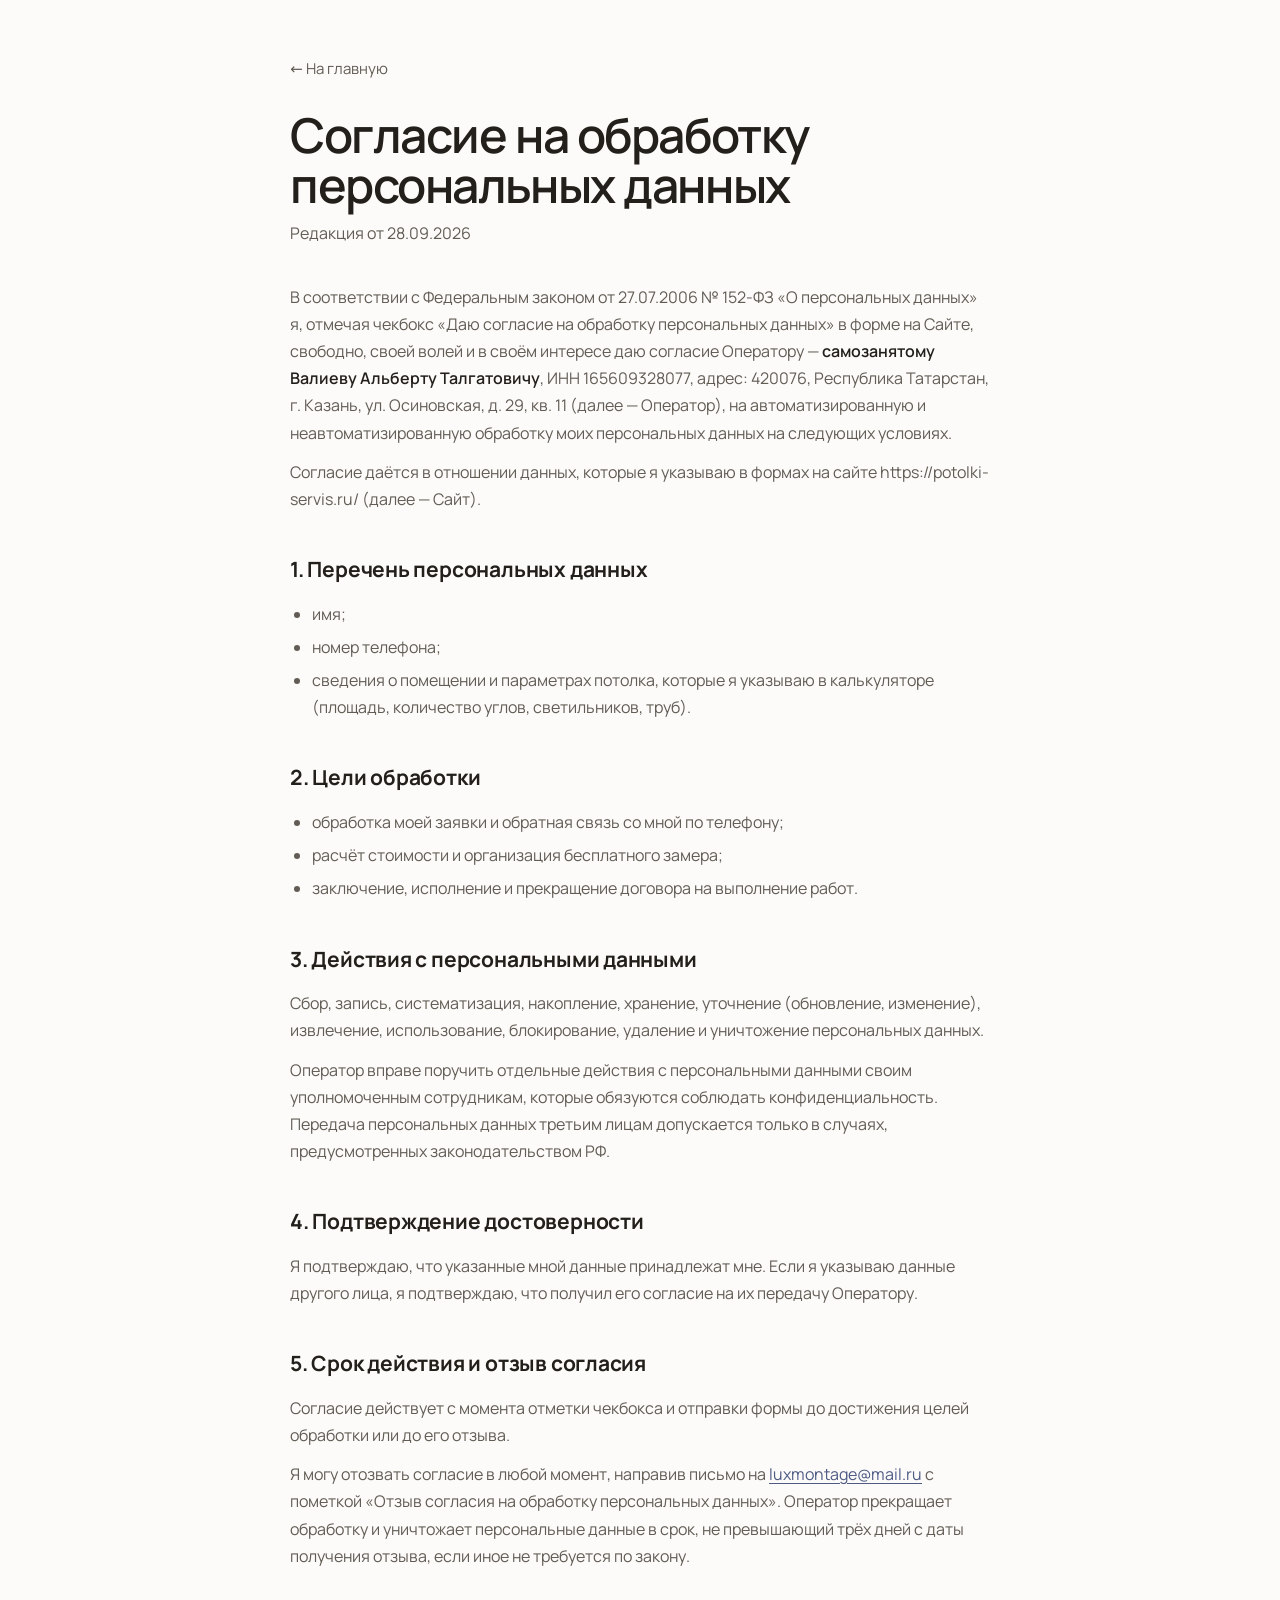
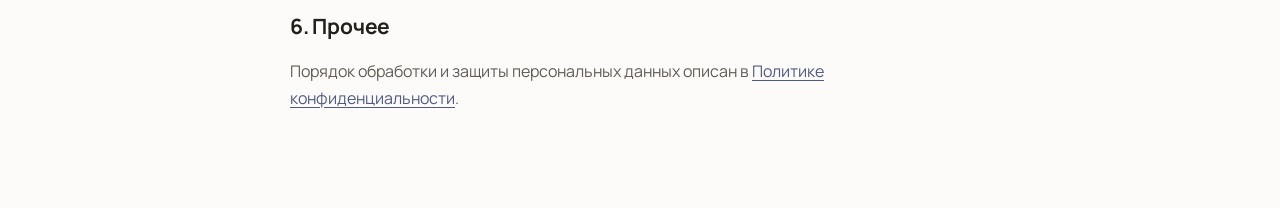
<file: html/agreement.html>
<!DOCTYPE html>
<html lang="ru">
<head>
  <meta charset="UTF-8">
  <meta name="viewport" content="width=device-width, initial-scale=1">
  <title>Согласие на обработку персональных данных — Люкс Монтаж</title>
  <meta name="robots" content="noindex">
  <meta name="theme-color" content="#F7F6F3">
  <link rel="icon" href="../img/logo-mark.svg" type="image/svg+xml">
  <link rel="preload" href="../fonts/manrope-cyrillic.woff2" as="font" type="font/woff2" crossorigin>
  <link rel="preload" href="../fonts/manrope-latin.woff2" as="font" type="font/woff2" crossorigin>
  <link rel="stylesheet" href="../fonts/fonts.css?v=4">
  <link rel="stylesheet" href="../css/style.css?v=103">
  <link rel="stylesheet" href="doc.css?v=1">
</head>
<body>
  <main class="container doc">
    <a class="doc__back" href="../index.html">← На главную</a>
    <h1 class="h2">Согласие на обработку персональных данных</h1>
    <p class="doc__meta">Редакция от 28.09.2026</p>

    <p>В соответствии с Федеральным законом от 27.07.2006 № 152-ФЗ «О персональных данных» я, отмечая чекбокс «Даю согласие на обработку персональных данных» в форме на Сайте, свободно, своей волей и в своём интересе даю согласие Оператору — <b>самозанятому Валиеву Альберту Талгатовичу</b>, ИНН 165609328077, адрес: 420076, Республика Татарстан, г. Казань, ул. Осиновская, д. 29, кв. 11 (далее — Оператор), на автоматизированную и неавтоматизированную обработку моих персональных данных на следующих условиях.</p>

    <p>Согласие даётся в отношении данных, которые я указываю в формах на сайте https://potolki-servis.ru/ (далее — Сайт).</p>

    <h2>1. Перечень персональных данных</h2>
    <ul>
      <li>имя;</li>
      <li>номер телефона;</li>
      <li>сведения о помещении и параметрах потолка, которые я указываю в калькуляторе (площадь, количество углов, светильников, труб).</li>
    </ul>

    <h2>2. Цели обработки</h2>
    <ul>
      <li>обработка моей заявки и обратная связь со мной по телефону;</li>
      <li>расчёт стоимости и организация бесплатного замера;</li>
      <li>заключение, исполнение и прекращение договора на выполнение работ.</li>
    </ul>

    <h2>3. Действия с персональными данными</h2>
    <p>Сбор, запись, систематизация, накопление, хранение, уточнение (обновление, изменение), извлечение, использование, блокирование, удаление и уничтожение персональных данных.</p>
    <p>Оператор вправе поручить отдельные действия с персональными данными своим уполномоченным сотрудникам, которые обязуются соблюдать конфиденциальность. Передача персональных данных третьим лицам допускается только в случаях, предусмотренных законодательством РФ.</p>

    <h2>4. Подтверждение достоверности</h2>
    <p>Я подтверждаю, что указанные мной данные принадлежат мне. Если я указываю данные другого лица, я подтверждаю, что получил его согласие на их передачу Оператору.</p>

    <h2>5. Срок действия и отзыв согласия</h2>
    <p>Согласие действует с момента отметки чекбокса и отправки формы до достижения целей обработки или до его отзыва.</p>
    <p>Я могу отозвать согласие в любой момент, направив письмо на <a href="mailto:luxmontage@mail.ru">luxmontage@mail.ru</a> с пометкой «Отзыв согласия на обработку персональных данных». Оператор прекращает обработку и уничтожает персональные данные в срок, не превышающий трёх дней с даты получения отзыва, если иное не требуется по закону.</p>

    <h2>6. Прочее</h2>
    <p>Порядок обработки и защиты персональных данных описан в <a href="privacy.html">Политике конфиденциальности</a>.</p>
  </main>
</body>
</html>
</file>
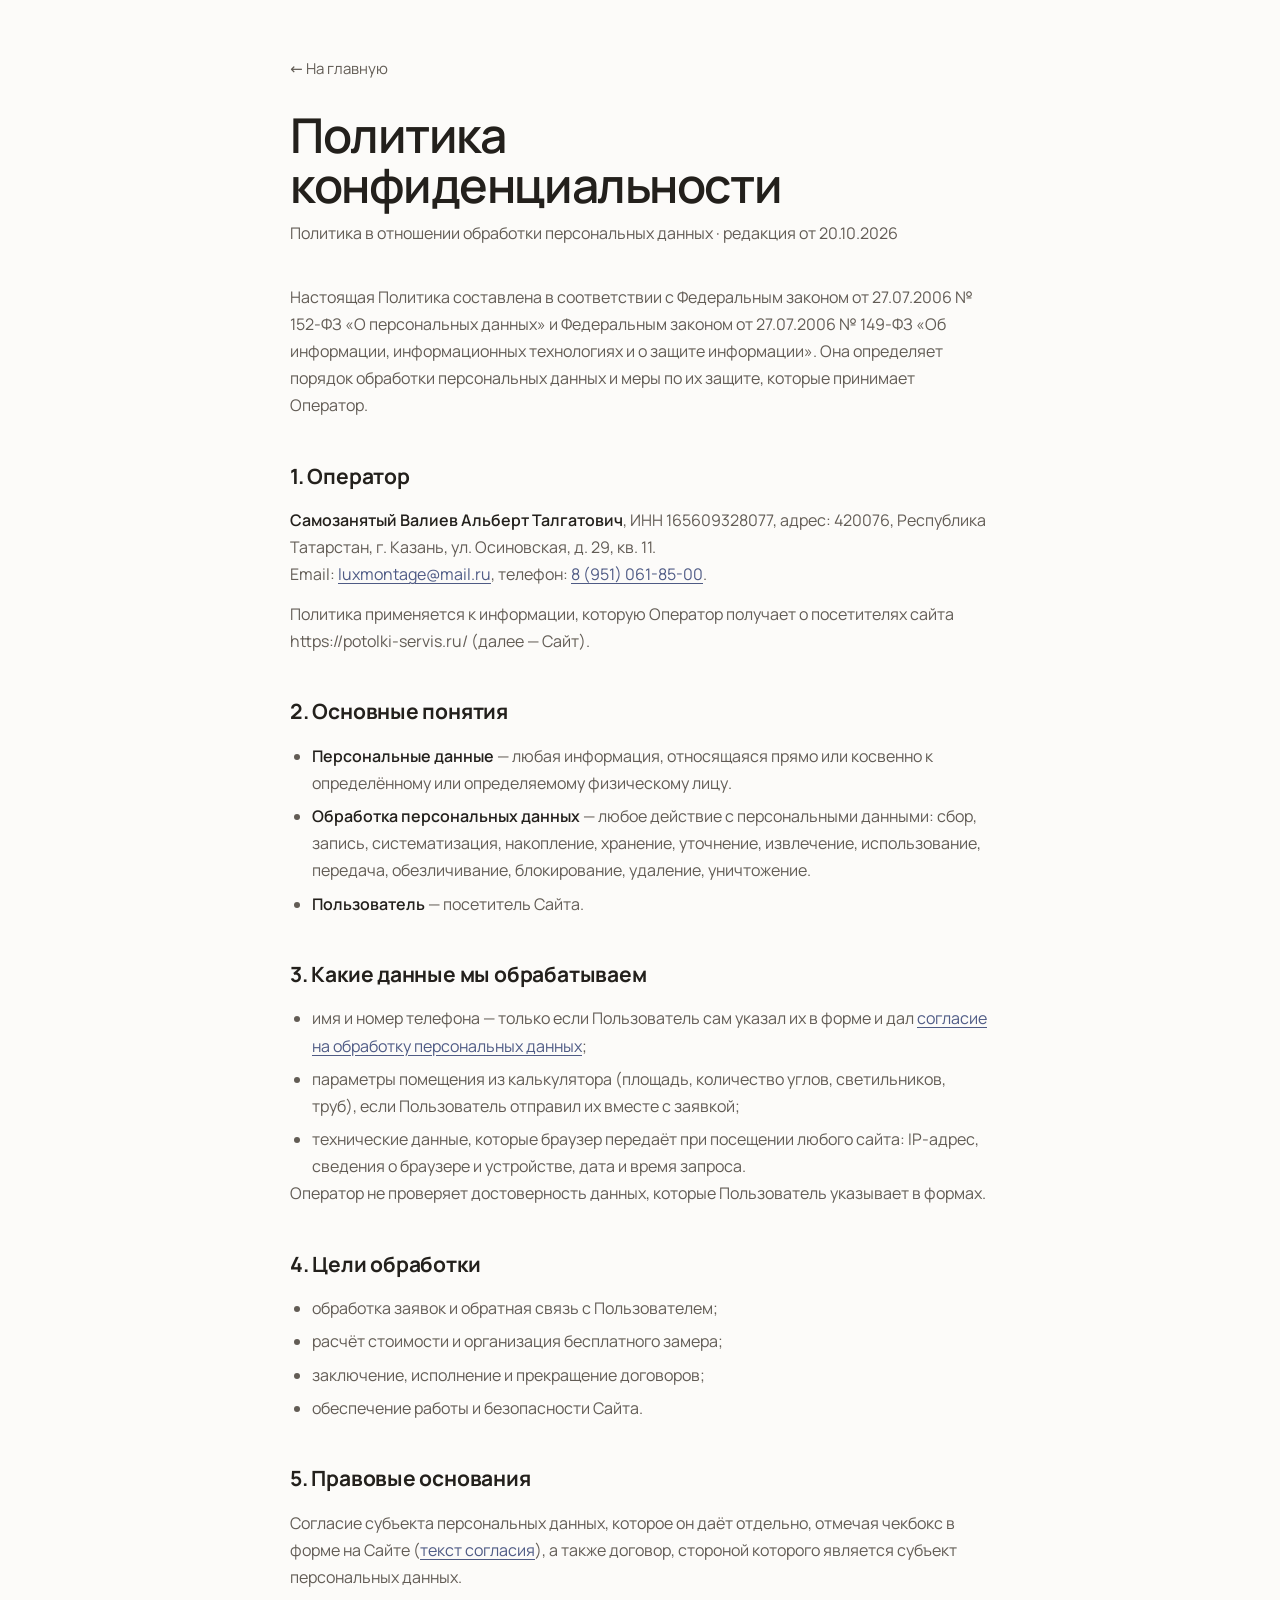
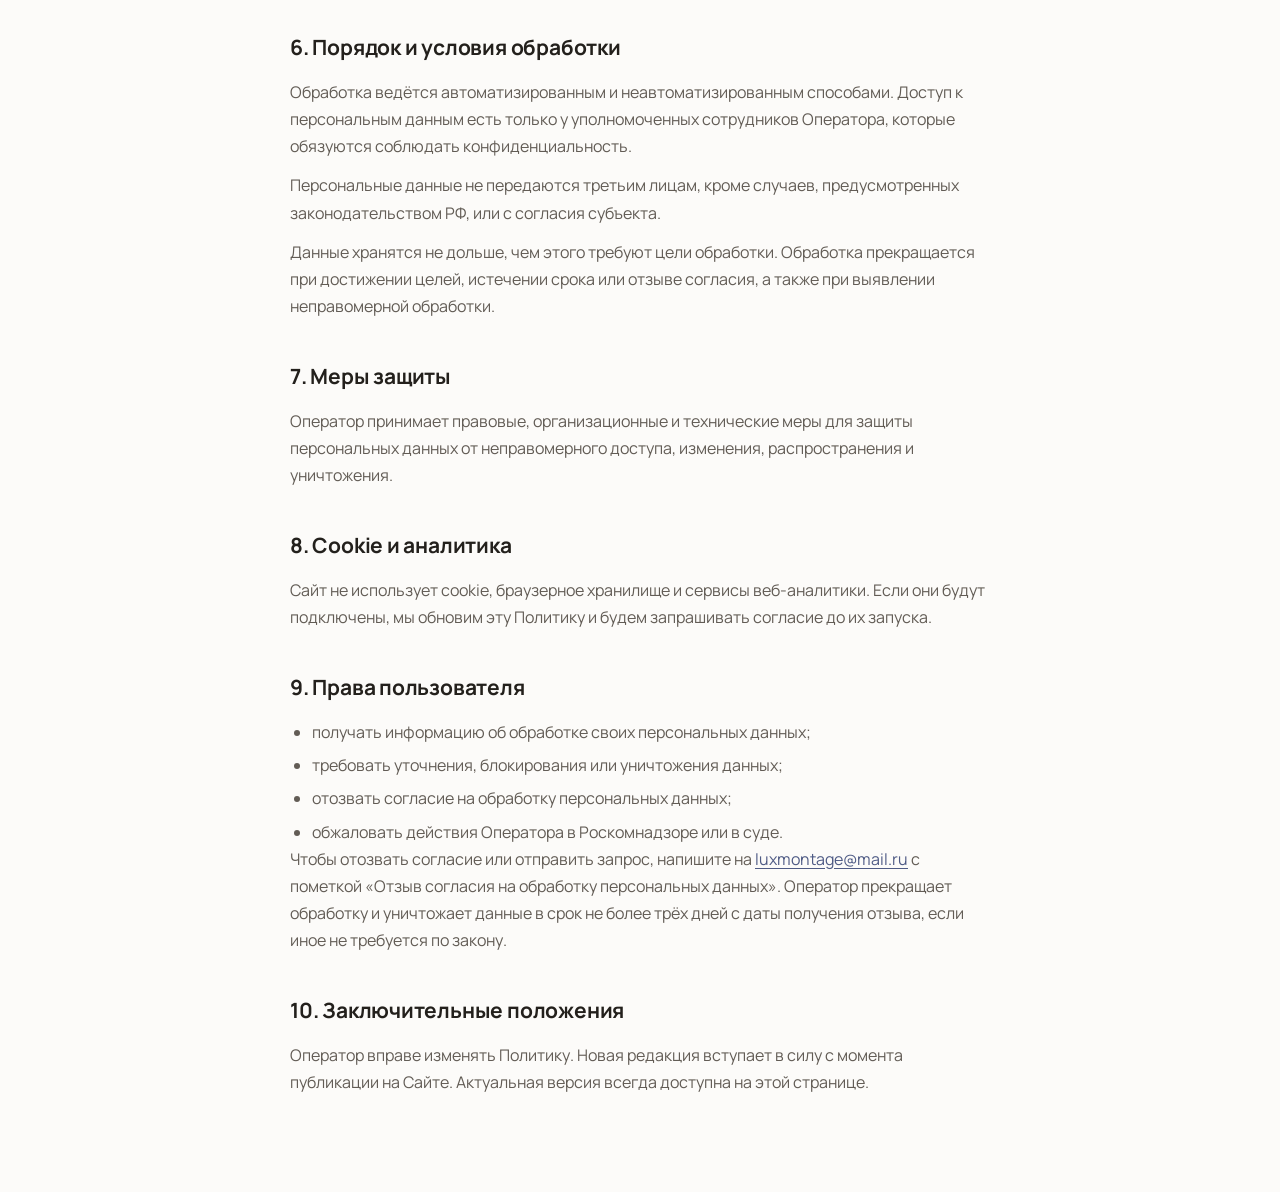
<file: html/privacy.html>
<!DOCTYPE html>
<html lang="ru">
<head>
  <meta charset="UTF-8">
  <meta name="viewport" content="width=device-width, initial-scale=1">
  <title>Политика конфиденциальности — Люкс Монтаж</title>
  <meta name="robots" content="noindex">
  <meta name="theme-color" content="#F7F6F3">
  <link rel="icon" href="../img/logo-mark.svg" type="image/svg+xml">
  <link rel="preload" href="../fonts/manrope-cyrillic.woff2" as="font" type="font/woff2" crossorigin>
  <link rel="preload" href="../fonts/manrope-latin.woff2" as="font" type="font/woff2" crossorigin>
  <link rel="stylesheet" href="../fonts/fonts.css?v=4">
  <link rel="stylesheet" href="../css/style.css?v=103">
  <link rel="stylesheet" href="doc.css?v=1">
</head>
<body>
  <main class="container doc">
    <a class="doc__back" href="../index.html">← На главную</a>
    <h1 class="h2">Политика конфиденциальности</h1>
    <p class="doc__meta">Политика в отношении обработки персональных данных · редакция от 20.10.2026</p>

    <p>Настоящая Политика составлена в соответствии с Федеральным законом от 27.07.2006 № 152-ФЗ «О персональных данных» и Федеральным законом от 27.07.2006 № 149-ФЗ «Об информации, информационных технологиях и о защите информации». Она определяет порядок обработки персональных данных и меры по их защите, которые принимает Оператор.</p>

    <h2>1. Оператор</h2>
    <p><b>Самозанятый Валиев Альберт Талгатович</b>, ИНН 165609328077, адрес: 420076, Республика Татарстан, г. Казань, ул. Осиновская, д. 29, кв. 11.<br>
    Email: <a href="mailto:luxmontage@mail.ru">luxmontage@mail.ru</a>, телефон: <a href="tel:+79510618500">8 (951) 061-85-00</a>.</p>
    <p>Политика применяется к информации, которую Оператор получает о посетителях сайта https://potolki-servis.ru/ (далее — Сайт).</p>

    <h2>2. Основные понятия</h2>
    <ul>
      <li><b>Персональные данные</b> — любая информация, относящаяся прямо или косвенно к определённому или определяемому физическому лицу.</li>
      <li><b>Обработка персональных данных</b> — любое действие с персональными данными: сбор, запись, систематизация, накопление, хранение, уточнение, извлечение, использование, передача, обезличивание, блокирование, удаление, уничтожение.</li>
      <li><b>Пользователь</b> — посетитель Сайта.</li>
    </ul>

    <h2>3. Какие данные мы обрабатываем</h2>
    <ul>
      <li>имя и номер телефона — только если Пользователь сам указал их в форме и дал <a href="agreement.html">согласие на обработку персональных данных</a>;</li>
      <li>параметры помещения из калькулятора (площадь, количество углов, светильников, труб), если Пользователь отправил их вместе с заявкой;</li>
      <li>технические данные, которые браузер передаёт при посещении любого сайта: IP-адрес, сведения о браузере и устройстве, дата и время запроса.</li>
    </ul>
    <p>Оператор не проверяет достоверность данных, которые Пользователь указывает в формах.</p>

    <h2>4. Цели обработки</h2>
    <ul>
      <li>обработка заявок и обратная связь с Пользователем;</li>
      <li>расчёт стоимости и организация бесплатного замера;</li>
      <li>заключение, исполнение и прекращение договоров;</li>
      <li>обеспечение работы и безопасности Сайта.</li>
    </ul>

    <h2>5. Правовые основания</h2>
    <p>Согласие субъекта персональных данных, которое он даёт отдельно, отмечая чекбокс в форме на Сайте (<a href="agreement.html">текст согласия</a>), а также договор, стороной которого является субъект персональных данных.</p>

    <h2>6. Порядок и условия обработки</h2>
    <p>Обработка ведётся автоматизированным и неавтоматизированным способами. Доступ к персональным данным есть только у уполномоченных сотрудников Оператора, которые обязуются соблюдать конфиденциальность.</p>
    <p>Персональные данные не передаются третьим лицам, кроме случаев, предусмотренных законодательством РФ, или с согласия субъекта.</p>
    <p>Данные хранятся не дольше, чем этого требуют цели обработки. Обработка прекращается при достижении целей, истечении срока или отзыве согласия, а также при выявлении неправомерной обработки.</p>

    <h2>7. Меры защиты</h2>
    <p>Оператор принимает правовые, организационные и технические меры для защиты персональных данных от неправомерного доступа, изменения, распространения и уничтожения.</p>
    <h2>8. Cookie и аналитика</h2>
    <p>Сайт не использует cookie, браузерное хранилище и сервисы веб-аналитики. Если они будут подключены, мы обновим эту Политику и будем запрашивать согласие до их запуска.</p>

    <h2>9. Права пользователя</h2>
    <ul>
      <li>получать информацию об обработке своих персональных данных;</li>
      <li>требовать уточнения, блокирования или уничтожения данных;</li>
      <li>отозвать согласие на обработку персональных данных;</li>
      <li>обжаловать действия Оператора в Роскомнадзоре или в суде.</li>
    </ul>
    <p>Чтобы отозвать согласие или отправить запрос, напишите на <a href="mailto:luxmontage@mail.ru">luxmontage@mail.ru</a> с пометкой «Отзыв согласия на обработку персональных данных». Оператор прекращает обработку и уничтожает данные в срок не более трёх дней с даты получения отзыва, если иное не требуется по закону.</p>

    <h2>10. Заключительные положения</h2>
    <p>Оператор вправе изменять Политику. Новая редакция вступает в силу с момента публикации на Сайте. Актуальная версия всегда доступна на этой странице.</p>
  </main>
</body>
</html>
</file>
<file: fonts/fonts.css>
/* Шрифты хранятся на сайте — никаких запросов к Google (152-ФЗ) */

/* Manrope — cyrillic-ext */
@font-face {
  font-family: 'Manrope';
  font-style: normal;
  font-weight: 400 800;
  font-display: swap;
  src: url('manrope-cyrillic-ext.woff2') format('woff2');
  unicode-range: U+0460-052F, U+1C80-1C8A, U+20B4, U+2DE0-2DFF, U+A640-A69F, U+FE2E-FE2F;
}

/* Manrope — cyrillic */
@font-face {
  font-family: 'Manrope';
  font-style: normal;
  font-weight: 400 800;
  font-display: swap;
  src: url('manrope-cyrillic.woff2') format('woff2');
  unicode-range: U+0301, U+0400-045F, U+0490-0491, U+04B0-04B1, U+2116;
}

/* Manrope — latin-ext */
@font-face {
  font-family: 'Manrope';
  font-style: normal;
  font-weight: 400 800;
  font-display: swap;
  src: url('manrope-latin-ext.woff2') format('woff2');
  unicode-range: U+0100-02BA, U+02BD-02C5, U+02C7-02CC, U+02CE-02D7, U+02DD-02FF, U+0304, U+0308, U+0329, U+1D00-1DBF, U+1E00-1E9F, U+1EF2-1EFF, U+2020, U+20A0-20AB, U+20AD-20C0, U+2113, U+2C60-2C7F, U+A720-A7FF;
}

/* Manrope — latin */
@font-face {
  font-family: 'Manrope';
  font-style: normal;
  font-weight: 400 800;
  font-display: swap;
  src: url('manrope-latin.woff2') format('woff2');
  unicode-range: U+0000-00FF, U+0131, U+0152-0153, U+02BB-02BC, U+02C6, U+02DA, U+02DC, U+0304, U+0308, U+0329, U+2000-206F, U+20AC, U+2122, U+2191, U+2193, U+2212, U+2215, U+FEFF, U+FFFD;
}
</file>
<file: css/style.css>
/* ==========================================================================
   Люкс Монтаж — натяжные потолки в Казани
   Тёмная тема: потолок, который «включается»
   ========================================================================== */

:root {
  --bg: #FCFBF9;
  --bg-2: #F8EFE7;
  --surface: #FFFFFF;
  --surface-2: #FAF3EC;
  --line: rgba(34, 31, 27, .08);
  --line-2: rgba(34, 31, 27, .15);
  --ink: #23201C;
  --ink-2: #625C55;
  --ink-3: #6F695F;
  /* мягкая тень вместо рамок: тёплая, со смещением вниз */
  --shadow-soft: 0 1px 2px rgba(60, 44, 24, .04), 0 14px 34px -20px rgba(60, 44, 24, .22);
  --shadow-lift: 0 2px 4px rgba(60, 44, 24, .05), 0 24px 48px -24px rgba(60, 44, 24, .28);
  --accent: #4F5B85;
  --accent-deep: #3D476B;
  --glow: #E9AE52;        /* цвет света: линии, точки, свечение */
  --glow-rgb: 233, 174, 82;
  --warm: #99692B;        /* тёплый акцент для текста — читается на светлом */
  --ok: #26754A;
  --danger: #C0392B;

  --radius: 22px;
  --radius-sm: 14px;
  --container: 1280px;
  --gutter: clamp(16px, 4vw, 40px);
  --ease: cubic-bezier(.2, .7, .2, 1);

}

*,
*::before,
*::after { box-sizing: border-box; }

html { -webkit-text-size-adjust: 100%; -webkit-tap-highlight-color: transparent; }

body {
  margin: 0;
  font-family: "Manrope", system-ui, -apple-system, "Segoe UI", Roboto, sans-serif;
  font-size: 16px;
  line-height: 1.6;
  color: var(--ink);
  background: var(--bg);
  -webkit-font-smoothing: antialiased;
  overflow-x: clip; /* clip, а не hidden: иначе не работает «липкая» шапка */
}

::selection { background: var(--glow); color: var(--ink); }

img { display: block; max-width: 100%; height: auto; }
a { color: inherit; text-decoration: none; }
button, input, select, textarea { font: inherit; color: inherit; }
button { cursor: pointer; background: none; border: 0; padding: 0; }
ul { margin: 0; padding: 0; list-style: none; }
h1, h2, h3, h4, p { margin: 0; }

:focus-visible { outline: 2px solid var(--accent); outline-offset: 3px; border-radius: 6px; }

.container {
  width: 100%;
  max-width: calc(var(--container) + var(--gutter) * 2);
  margin: 0 auto;
  padding: 0 var(--gutter);
}

/* ---------- Typography ---------- */

.h1 {
  font-size: clamp(42px, 6.2vw, 100px);
  line-height: 1;
  letter-spacing: -.035em;
  font-weight: 600;
}

.h2 {
  font-size: clamp(30px, 3.6vw, 54px);
  line-height: 1.05;
  letter-spacing: -.03em;
  font-weight: 600;
}

.h3 {
  font-size: clamp(20px, 2vw, 26px);
  line-height: 1.2;
  letter-spacing: -.015em;
  font-weight: 600;
}

/* один шрифт на весь сайт: выделения без курсива и второй гарнитуры */
.h1 em, .h2 em, .h3 em, .serif { font-style: normal; font-weight: inherit; color: inherit; }

.lead { font-size: clamp(16px, 1.35vw, 19px); color: var(--ink-2); line-height: 1.6; }
.muted { color: var(--ink-2); }

.eyebrow {
  display: inline-flex; align-items: center; gap: 10px;
  font-size: 12px; font-weight: 600; letter-spacing: .14em; text-transform: uppercase;
  color: var(--ink-2);
}
.eyebrow::before {
  content: ""; width: 7px; height: 7px; border-radius: 50%;
  background: var(--glow); box-shadow: 0 0 12px 2px rgba(var(--glow-rgb), .8);
}

/* Split words (JS) */
.w { display: inline-block; overflow: hidden; vertical-align: top; padding-bottom: .08em; margin-bottom: -.08em; }
.w__i { display: inline-block; }
em .w { padding-right: .08em; margin-right: -.08em; }

/* ---------- Buttons ---------- */

.btn {
  position: relative;
  display: inline-flex; align-items: center; justify-content: center; gap: 12px;
  min-height: 56px; padding: 0 28px;
  border-radius: 999px;
  font-weight: 600; font-size: 15px; letter-spacing: -.005em;
  white-space: nowrap;
  transition: background-color .3s var(--ease), color .3s var(--ease), border-color .3s var(--ease), box-shadow .3s var(--ease);
}
.btn__label { position: relative; z-index: 1; }
.btn--light { background: var(--ink); color: var(--bg); }
.btn--light:hover { background: var(--accent-deep); box-shadow: 0 12px 30px -12px rgba(61, 71, 107, .6); }
.btn--ghost { border: 1px solid var(--line-2); }
.btn--ghost:hover { border-color: var(--ink); background: rgba(27, 26, 24, .03); }
.btn--block { width: 100%; }
.btn--sm { min-height: 44px; padding: 0 20px; font-size: 14px; }

.btn .arrow {
  display: inline-grid; place-items: center;
  width: 28px; height: 28px; margin-right: -14px;
  border-radius: 50%; background: var(--bg); color: var(--ink);
  transition: transform .35s var(--ease);
}
.btn--ghost .arrow { background: var(--ink); color: var(--bg); }
.btn:hover .arrow { transform: translateX(3px) rotate(-45deg); }


/* ---------- Header ---------- */

.header {
  --top-h: 76px;
  position: sticky; top: calc(-1 * var(--top-h)); z-index: 50;
  background: var(--surface);
  transition: transform .4s var(--ease);
}
.header__top { border-bottom: 1px solid var(--line); }
.header__inner { display: flex; align-items: center; gap: 24px; height: var(--top-h); }

.logo { display: flex; align-items: center; gap: 12px; flex-shrink: 0; }
.logo__mark { width: 42px; height: 42px; }
.logo__text { display: flex; flex-direction: column; line-height: 1.15; }
.logo__name { font-weight: 800; font-size: 17px; letter-spacing: -.01em; }
.logo__sub { font-size: 12px; color: var(--ink-3); }

/* оценки на площадках */
.rates { display: flex; gap: 8px; }
.rate {
  display: grid; gap: 1px; padding: 6px 12px; line-height: 1.2;
  border: 1px solid var(--line-2); border-radius: 12px; background: var(--surface);
  transition: border-color .25s;
}
.rate:hover { border-color: var(--ink); }
.rate__name { display: flex; align-items: center; gap: 6px; font-size: 12px; font-weight: 600; color: var(--ink-2); white-space: nowrap; }
.rate__name::before { content: ""; width: 8px; height: 8px; border-radius: 50%; background: var(--dot, var(--ink-3)); }
.rate__name--gis { --dot: #29B24A; }
.rate__name--avito { --dot: #0AF; }
.rate__val { display: flex; align-items: center; gap: 6px; }
.rate__val b { font-size: 16px; font-weight: 800; }
.rate__val i { font-style: normal; font-size: 12px; letter-spacing: 1px; color: var(--glow); }

.header__gift { display: flex; align-items: center; gap: 10px; line-height: 1.25; padding-left: 20px; border-left: 1px solid var(--line); }
.header__gift svg { flex-shrink: 0; color: var(--warm); }
.header__gift > span { display: flex; flex-direction: column; }
.header__gift b { font-size: 14px; }
.header__gift span span { font-size: 12px; color: var(--ink-3); }
.header__gift:hover b { text-decoration: underline; text-underline-offset: 3px; }

/* главная кнопка шапки — подсвечена, чтобы её нажимали */
.btn--call {
  min-height: 48px; padding: 0 22px; gap: 8px; font-size: 15px; font-weight: 700;
  background: var(--glow); color: var(--ink);
  box-shadow: 0 10px 26px -10px rgba(var(--glow-rgb), .95), inset 0 0 0 1px rgba(27, 26, 24, .06);
  transition: background-color .2s, transform .2s, box-shadow .2s;
}
.btn--call:hover { background: #E19E35; transform: translateY(-1px); box-shadow: 0 14px 30px -10px rgba(var(--glow-rgb), 1); }

.header__contacts { display: flex; align-items: center; gap: 20px; margin-left: auto; }
.header__phone { display: flex; flex-direction: column; line-height: 1.2; text-align: right; }
.header__phone a { font-weight: 800; font-size: 22px; letter-spacing: -.02em; white-space: nowrap; }
.header__phone span { font-size: 12px; color: var(--ink-3); }

.header__call {
  display: none; width: 44px; height: 44px; border-radius: 50%;
  place-items: center; background: var(--ink); color: var(--bg);
}

/* полоса меню */
.header__nav { background: var(--ink); }
.header__nav-inner { display: flex; height: 48px; }
.header__nav a {
  flex: 1 1 auto; display: grid; place-items: center; padding: 0 10px;
  font-size: 14px; font-weight: 600; color: rgba(247, 246, 243, .8); white-space: nowrap;
  border-left: 1px solid rgba(247, 246, 243, .12);
  transition: background-color .2s, color .2s;
}
.header__nav a:last-child { border-right: 1px solid rgba(247, 246, 243, .12); }
.header__nav a:hover { background: rgba(247, 246, 243, .08); color: #fff; }

.burger { display: none; width: 44px; height: 44px; border-radius: 50%; border: 1px solid var(--line-2); position: relative; }
.burger span, .burger span::before, .burger span::after {
  position: absolute; left: 50%; width: 18px; height: 1.5px; background: var(--ink);
  transform: translateX(-50%); transition: transform .3s var(--ease), background .2s;
}
.burger span { top: 50%; }
.burger span::before, .burger span::after { content: ""; left: 0; transform: none; }
.burger span::before { top: -6px; }
.burger span::after { top: 6px; }
.menu-open .burger span { background: transparent; }
.menu-open .burger span::before { transform: translateY(6px) rotate(45deg); }
.menu-open .burger span::after { transform: translateY(-6px) rotate(-45deg); }

.mobile-menu {
  position: fixed; inset: 0; z-index: 49;
  background: var(--bg);
  padding: 100px var(--gutter) 40px;
  display: flex; flex-direction: column; gap: 4px;
  opacity: 0; visibility: hidden;
  transition: opacity .4s var(--ease), visibility .4s;
  overflow-y: auto;
}
.menu-open .mobile-menu { opacity: 1; visibility: visible; }
.mobile-menu > * { opacity: 0; transform: translateY(18px); transition: opacity .5s var(--ease), transform .5s var(--ease); }
.menu-open .mobile-menu > * { opacity: 1; transform: none; }
.menu-open .mobile-menu > :nth-child(2) { transition-delay: .04s; }
.menu-open .mobile-menu > :nth-child(3) { transition-delay: .08s; }
.menu-open .mobile-menu > :nth-child(4) { transition-delay: .12s; }
.menu-open .mobile-menu > :nth-child(5) { transition-delay: .16s; }
.menu-open .mobile-menu > :nth-child(6) { transition-delay: .2s; }
.menu-open .mobile-menu > :nth-child(7) { transition-delay: .24s; }
.menu-open .mobile-menu > :nth-child(8) { transition-delay: .28s; }
.menu-open .mobile-menu > :nth-child(9) { transition-delay: .32s; }
.mobile-menu a:not(.btn) {
  font-size: 30px; font-weight: 700; letter-spacing: -.03em;
  padding: 10px 0; border-bottom: 1px solid var(--line);
}
.mobile-menu .btn { margin-top: 28px; }
.mobile-menu__phone { margin-top: 20px; font-size: 22px !important; }

/* ---------- Hero ---------- */

.hero { padding: clamp(28px, 4vw, 56px) 0 clamp(48px, 6vw, 80px); }
.hero__grid { display: grid; grid-template-columns: 1fr 1fr; column-gap: clamp(32px, 5vw, 72px); align-items: start; }
.hero__grid > * { grid-column: 1; }
.hero__rates-m { display: none; }
.hero__title { font-size: clamp(38px, 4.4vw, 66px); }
.hero__lead { margin-top: 18px; max-width: 520px; }
.hero__media {
  grid-column: 2; grid-row: 1 / span 7; align-self: stretch;
  position: relative; min-height: 440px; overflow: hidden;
  border-radius: var(--radius); background: var(--surface-2);
}
.hero__media img { position: absolute; top: 0; left: 0; width: 100%; height: 100%; object-fit: cover; object-position: 50% 30%; }
/* выгоды — таблица 2×2 */
/* главный оффер — первое, что видно под заголовком */
.hero__deal {
  display: flex; align-items: center; gap: 12px; margin-top: 22px; padding: 14px 18px;
  border-radius: 16px; background: rgba(var(--glow-rgb), .16); border: 1px solid rgba(var(--glow-rgb), .45);
  font-size: 16px; line-height: 1.35; color: var(--ink); transition: background-color .2s;
}
.hero__deal:hover { background: rgba(var(--glow-rgb), .24); }
.hero__deal svg { flex-shrink: 0; color: var(--warm); }
.hero__deal b { font-weight: 800; }
.hero__perks {
  margin-top: 14px; display: grid; grid-template-columns: 1fr 1fr;
  border: 1px solid var(--line); border-radius: 16px; background: var(--surface); overflow: hidden;
}
.hero__perks li { display: flex; flex-direction: column; gap: 2px; padding: 14px 18px; }
.hero__perks li:nth-child(odd) { border-right: 1px solid var(--line); }
.hero__perks li:nth-child(n+3) { border-top: 1px solid var(--line); }
.hero__perks b { font-size: 16px; line-height: 1.3; }
.hero__perks span { font-size: 13px; line-height: 1.35; color: var(--ink-3); }
.hero__offer { margin-top: 22px; }
.hero__actions { margin-top: 22px; display: flex; flex-wrap: wrap; gap: 12px; }

.price-chip {
  display: inline-flex; align-items: center; gap: 14px;
  padding: 12px 22px; border-radius: 999px;
  border: 1px solid var(--line-2); background: rgba(255, 255, 255, .88);
  width: fit-content; white-space: nowrap;
}
.price-chip__tag {
  padding: 6px 12px; border-radius: 999px; background: var(--glow); color: var(--ink);
  font-size: 12px; font-weight: 700; letter-spacing: .04em; text-transform: uppercase;
}
.price-chip b { font-size: 22px; font-weight: 800; letter-spacing: -.03em; }
.price-chip small { color: var(--ink-2); font-size: 13px; }



/* ---------- Sections ---------- */

.section { position: relative; padding: clamp(64px, 8vw, 112px) 0; }
.section--alt { background: var(--bg-2); }

.section-head {
  display: grid; gap: 18px; max-width: 760px;
  margin-bottom: clamp(32px, 4vw, 52px);
}
.section-head .lead { max-width: 60ch; }
.section-head .eyebrow { margin-bottom: 22px; }


/* ---------- Tech ---------- */

.tech-grid { display: grid; grid-template-columns: repeat(6, 1fr); gap: 16px; }
.tech-card {
  grid-column: span 2; display: flex; flex-direction: column; overflow: hidden;
  border-radius: var(--radius); background: var(--surface); border: 1px solid var(--line);
}
.tech-card:nth-child(n+4) { grid-column: span 3; }
.tech-card img { width: 100%; aspect-ratio: 16 / 10; object-fit: cover; }
.tech-card:nth-child(n+4) img { aspect-ratio: 16 / 7; }
.tech-card__body { padding: 20px 22px 24px; }
.tech-card .h3 { font-size: 21px; }
.tech-card p { margin-top: 8px; font-size: 15px; color: var(--ink-2); }

/* ---------- Calculator ---------- */

.calc { display: grid; grid-template-columns: 1.15fr 1fr; gap: 16px; }
.calc__plan, .calc__panel {
  border-radius: var(--radius); background: var(--surface); border: 1px solid var(--line);
}
.calc__plan { position: relative; overflow: hidden; min-height: 460px; }
.calc__plan svg { position: absolute; inset: 0; width: 100%; height: 100%; }
.calc__plan-label {
  position: absolute; left: 22px; top: 20px; z-index: 2;
  font-size: 12px; letter-spacing: .14em; text-transform: uppercase; color: var(--ink-3);
}
.calc__plan-size {
  position: absolute; right: 22px; top: 18px; z-index: 2;
  font-size: 14px; color: var(--ink-2); font-variant-numeric: tabular-nums;
}

.plan-grid { stroke: rgba(27, 26, 24, .06); }
.plan-room { fill: #FBFAF7; stroke: rgba(27, 26, 24, .4); stroke-width: 1.5; transition: all .5s var(--ease); }
.plan-contour { fill: none; stroke: rgba(var(--glow-rgb), .9); stroke-width: 2; filter: url(#pglow); }
.plan-light circle:first-child { fill: rgba(var(--glow-rgb), .5); filter: url(#pglow2); }
.plan-light circle:last-child { fill: #D98F2B; }
.plan-light.is-new { animation: pop .6s var(--ease) both; transform-box: fill-box; transform-origin: center; }
.plan-pipe { fill: none; stroke: var(--accent); stroke-width: 2; }
.plan-pipe-dot { fill: var(--accent); }
.plan-area { fill: var(--ink); font: 700 30px Manrope, sans-serif; letter-spacing: -1px; }
.plan-area-sub { fill: var(--ink-3); font: 500 12px Manrope, sans-serif; letter-spacing: 1.5px; text-transform: uppercase; }
@keyframes pop { from { transform: scale(0); opacity: 0; } to { transform: scale(1); opacity: 1; } }

.calc__panel { padding: clamp(24px, 3vw, 40px); display: flex; flex-direction: column; gap: 28px; }

.field__head { display: flex; justify-content: space-between; align-items: baseline; margin-bottom: 16px; }
.field__label { font-weight: 600; }
.field__value { font-size: 30px; font-weight: 800; letter-spacing: -.03em; font-variant-numeric: tabular-nums; }
.field__value small { font-size: 15px; font-weight: 600; color: var(--ink-3); margin-left: 4px; }

.range {
  -webkit-appearance: none; appearance: none;
  width: 100%; height: 4px; border-radius: 99px; outline: none; cursor: pointer;
  background: linear-gradient(90deg, var(--glow) var(--p, 20%), #E3DFD8 var(--p, 20%));
}
.range::-webkit-slider-thumb {
  -webkit-appearance: none; appearance: none;
  width: 26px; height: 26px; border-radius: 50%;
  background: var(--glow); border: 7px solid var(--bg);
  box-shadow: 0 0 0 1px rgba(var(--glow-rgb), .6), 0 0 22px 4px rgba(var(--glow-rgb), .45);
}
.range::-moz-range-thumb {
  width: 12px; height: 12px; border-radius: 50%;
  background: var(--glow); border: 7px solid var(--bg);
  box-shadow: 0 0 0 1px rgba(var(--glow-rgb), .6), 0 0 22px 4px rgba(var(--glow-rgb), .45);
}
.range__scale { display: flex; justify-content: space-between; font-size: 12px; color: var(--ink-3); margin-top: 10px; }

.counters { display: grid; grid-template-columns: repeat(3, 1fr); gap: 10px; }
.counter { border: 1px solid var(--line); border-radius: 16px; padding: 14px; }
.counter__label { font-size: 13px; color: var(--ink-2); margin-bottom: 12px; line-height: 1.3; min-height: 34px; }
.counter__ctrl { display: flex; align-items: center; justify-content: space-between; }
.counter__btn {
  width: 34px; height: 34px; border-radius: 50%;
  border: 1px solid var(--line-2); font-size: 18px; line-height: 1;
  display: grid; place-items: center; transition: background .2s, border-color .2s, color .2s;
}
.counter__btn:hover { background: var(--ink); color: var(--bg); border-color: var(--ink); }
.counter__btn:disabled { opacity: .3; cursor: not-allowed; background: none; color: var(--ink); border-color: var(--line-2); }
.counter__val { font-size: 22px; font-weight: 800; min-width: 30px; text-align: center; font-variant-numeric: tabular-nums; }

.calc__total-wrap { padding-top: 22px; border-top: 1px solid var(--line); }
.calc__total-label { color: var(--ink-2); font-size: 15px; }
.calc__total { font-size: clamp(46px, 5vw, 72px); font-weight: 800; letter-spacing: -.05em; line-height: 1; margin: 10px 0 8px; }
.calc__total small { font-size: .4em; letter-spacing: 0; color: var(--ink-2); font-weight: 600; }
.calc__total [data-out] { font-variant-numeric: tabular-nums; }
.calc__note { font-size: 13px; color: var(--ink-3); }
.calc__gift { font-size: 13px; color: var(--ink-2); text-align: center; margin-top: -14px; }

/* ---------- Works (horizontal) ---------- */

.works { position: relative; overflow: hidden; background: var(--bg-2); }
.works__pin { height: 100vh; height: 100svh; display: flex; flex-direction: column; justify-content: center; padding: 100px 0 48px; }
.works__track { display: flex; gap: 20px; padding-left: var(--gutter); align-items: stretch; }
@media (min-width: 961px) { .works__track { will-change: transform; } }
.works__intro {
  flex: 0 0 auto; width: min(460px, 80vw); padding-right: 40px;
  display: flex; flex-direction: column; justify-content: space-between; gap: 32px;
}
.works__intro .h2 { margin-top: 20px; font-size: clamp(34px, 3.8vw, 58px); }
.works__intro .lead { margin-top: 20px; }
.work {
  position: relative; flex: 0 0 auto;
  height: min(62vh, 620px); border-radius: var(--radius); overflow: hidden;
  cursor: zoom-in; background: var(--surface);
}
.work { aspect-ratio: 3 / 4; }
.work img { width: 100%; height: 100%; object-fit: cover; transform: scale(1.08); transition: transform 1.2s var(--ease); }
.work:hover img { transform: scale(1.02); }
.work__cap {
  position: absolute; left: 14px; bottom: 14px; max-width: calc(100% - 28px);
  padding: 8px 14px; border-radius: 999px;
  background: rgba(255, 255, 255, .92); color: var(--ink);
  font-size: 14px; font-weight: 600; line-height: 1.3;
  box-shadow: 0 6px 18px -8px rgba(27, 26, 24, .35);
  backdrop-filter: blur(8px); -webkit-backdrop-filter: blur(8px);
}
.work__end { flex: 0 0 auto; width: 40px; }

.works__head-m, .works__foot-m { display: none; }
.works__count { font-size: 14px; color: var(--ink-2); font-variant-numeric: tabular-nums; }
.works__count b { color: var(--ink); font-weight: 700; }

.works__progress {
  margin: 36px var(--gutter) 0; height: 1px; background: var(--line); position: relative; overflow: hidden;
}
.works__progress i { position: absolute; inset: 0; background: var(--glow); transform-origin: left; transform: scaleX(0); box-shadow: 0 0 10px rgba(var(--glow-rgb), .8); }

/* ---------- Prices ---------- */

.prices { display: grid; grid-template-columns: repeat(4, 1fr); gap: 14px; }
.price {
  position: relative; display: flex; flex-direction: column;
  padding: 28px; border-radius: var(--radius);
  background: var(--surface); border: 1px solid var(--line);
  transition: transform .5s var(--ease), border-color .4s;
}
.price:hover { transform: translateY(-6px); border-color: var(--line-2); }
.price__tag {
  align-self: flex-start; margin-bottom: 20px;
  padding: 5px 11px; border-radius: 99px; font-size: 11px; font-weight: 700; letter-spacing: .08em; text-transform: uppercase;
  border: 1px solid var(--line-2); color: var(--ink-2);
}
.price__name { font-size: 24px; font-weight: 800; letter-spacing: -.02em; }
.price__origin { font-size: 14px; margin-top: 4px; color: var(--ink-3); }
.price__value { margin: 28px 0 24px; font-size: 48px; font-weight: 800; letter-spacing: -.05em; line-height: 1; }
.price__value small { font-size: 15px; font-weight: 600; letter-spacing: 0; color: var(--ink-3); }
.price__spec { margin: 0 0 28px; font-size: 14px; }
.price__spec div { display: flex; justify-content: space-between; gap: 12px; padding: 10px 0; border-top: 1px solid var(--line); }
.price__spec dt { color: var(--ink-3); }
.price__spec dd { margin: 0; font-weight: 600; text-align: right; }
.price .btn { margin-top: auto; }

@property --a { syntax: "<angle>"; inherits: false; initial-value: 0deg; }
.price--featured { border-color: transparent; background: linear-gradient(var(--surface-2), var(--surface-2)) padding-box, conic-gradient(from var(--a), transparent 0 60%, rgba(var(--glow-rgb), .9) 75%, transparent 90%) border-box; border: 1px solid transparent; animation: spin 5s linear infinite paused; }
.price--featured.is-inview { animation-play-state: running; }
.price--featured .price__tag { background: var(--glow); color: var(--ink); border-color: var(--glow); }
@keyframes spin { to { --a: 360deg; } }

.textures { display: grid; grid-template-columns: repeat(4, 1fr); gap: 14px; margin-top: 14px; }
.texture {
  display: flex; justify-content: space-between; align-items: center; gap: 12px;
  padding: 20px 24px; border-radius: 16px; border: 1px solid var(--line);
}
.texture b { font-weight: 700; }
.texture span { color: var(--ink-2); font-size: 14px; white-space: nowrap; }

/* ---------- Promos ---------- */


/* ---------- Steps ---------- */

.steps { position: relative; display: grid; grid-template-columns: repeat(4, 1fr); gap: 24px; padding-top: 56px; }
.steps__line { position: absolute; left: 0; right: 0; top: 16px; height: 1px; background: var(--line); }
.steps__line i { position: absolute; inset: 0; background: var(--glow); box-shadow: 0 0 12px rgba(var(--glow-rgb), .9); transform-origin: left; transform: scaleX(var(--p, 0)); }
.step { position: relative; }
.step__dot {
  position: absolute; top: -48px; left: 0;
  width: 17px; height: 17px; border-radius: 50%; border: 1px solid var(--line-2); background: var(--bg);
  transition: background .5s, box-shadow .5s, border-color .5s;
}
.step.is-lit .step__dot { background: var(--glow); border-color: var(--glow); box-shadow: 0 0 18px 4px rgba(var(--glow-rgb), .7); }
.step__num { font-size: 15px; font-weight: 700; color: var(--warm); }
.step__title { margin: 10px 0 12px; font-size: 24px; font-weight: 700; letter-spacing: -.025em; line-height: 1.15; }
.step p { color: var(--ink-2); font-size: 15px; }

/* ---------- About ---------- */

.about { display: grid; grid-template-columns: 1.1fr 1fr; gap: clamp(32px, 6vw, 96px); align-items: center; }
.about__text .h2 { margin: 22px 0 26px; }
.about__text p + p { margin-top: 14px; }
.benefits { display: grid; grid-template-columns: 1fr 1fr; gap: 14px; }
.benefit { padding: 24px; border-radius: 18px; border: 1px solid var(--line); background: var(--surface); }
.benefit__icon {
  width: 44px; height: 44px; border-radius: 12px; margin-bottom: 18px;
  display: grid; place-items: center; color: var(--warm);
  background: rgba(var(--glow-rgb), .08); border: 1px solid rgba(var(--glow-rgb), .2);
}
.benefit b { display: block; font-weight: 700; font-size: 17px; margin-bottom: 4px; }
.benefit span { font-size: 14px; color: var(--ink-2); line-height: 1.45; display: block; }

.cert {
  margin-top: 36px; display: flex; align-items: center; gap: 18px; text-align: left;
  padding: 12px 20px 12px 12px; border-radius: 16px; border: 1px solid var(--line);
  width: fit-content; cursor: zoom-in; transition: border-color .3s;
}
.cert:hover { border-color: var(--line-2); }
.cert img { width: 56px; height: 74px; object-fit: cover; border-radius: 6px; }
.cert--wide img { width: 96px; height: 54px; }
.cert + .cert { margin-top: 10px; }
.cert b { display: block; }
.cert span { font-size: 14px; color: var(--ink-2); }


/* ---------- FAQ ---------- */

.faq-wrap { display: grid; grid-template-columns: 1fr 1.5fr; gap: clamp(32px, 6vw, 96px); }
.faq-wrap .section-head { display: block; margin: 0; position: sticky; top: 120px; align-self: start; }
.faq-wrap .section-head .lead { margin-top: 22px; }
.faq-wrap .section-head .btn { margin-top: 30px; }
.faq { border-top: 1px solid var(--line); }
.faq__item { border-bottom: 1px solid var(--line); }
.faq__q {
  width: 100%; display: flex; justify-content: space-between; align-items: center; gap: 24px;
  padding: 28px 0; text-align: left;
  font-size: clamp(17px, 1.6vw, 21px); font-weight: 700; letter-spacing: -.02em;
  transition: color .3s;
}
.faq__q:hover { color: var(--warm); }
.faq__icon {
  flex-shrink: 0; width: 38px; height: 38px; border-radius: 50%; border: 1px solid var(--line-2);
  position: relative; transition: background .3s, border-color .3s, color .3s;
}
.faq__icon::before, .faq__icon::after {
  content: ""; position: absolute; left: 50%; top: 50%; width: 12px; height: 1.5px; background: currentColor;
  transform: translate(-50%, -50%);
}
.faq__icon::after { transform: translate(-50%, -50%) rotate(90deg); transition: transform .4s var(--ease); }
.faq__item.is-open .faq__icon { background: var(--ink); color: var(--bg); border-color: var(--ink); }
.faq__item.is-open .faq__icon::after { transform: translate(-50%, -50%) rotate(0); }
.faq__a { display: grid; grid-template-rows: 0fr; transition: grid-template-rows .5s var(--ease); }
.faq__item.is-open .faq__a { grid-template-rows: 1fr; }
.faq__a > div { overflow: hidden; }
.faq__a p { padding: 0 60px 28px 0; color: var(--ink-2); }

/* ---------- CTA ---------- */

.cta {
  position: relative; overflow: hidden; isolation: isolate;
  border-radius: calc(var(--radius) + 10px);
  border: 1px solid var(--line);
  display: grid; grid-template-columns: 1.1fr 1fr; gap: 40px; align-items: center;
  padding: clamp(28px, 5vw, 72px);
  min-height: 560px;
}
.cta__bg { position: absolute; inset: 0; z-index: -2; }
.cta__bg img { width: 100%; height: 100%; object-fit: cover; opacity: .9; }
.cta::before {
  content: ""; position: absolute; inset: 0; z-index: -1;
  background: linear-gradient(90deg, rgba(252, 251, 249, .96) 32%, rgba(252, 251, 249, .72));
}
.cta .h2 { margin: 18px 0 20px; }
.cta__form {
  padding: 28px; border-radius: var(--radius);
  background: rgba(255, 255, 255, .9); border: 1px solid var(--line);
  backdrop-filter: blur(16px); -webkit-backdrop-filter: blur(16px);
}
.cta__form .form { margin-top: 0; }
.cta__form-title { font-size: 20px; font-weight: 700; letter-spacing: -.02em; margin-bottom: 18px; }

/* ---------- Forms ---------- */

.form { display: flex; flex-direction: column; gap: 12px; margin-top: 26px; }
.input {
  width: 100%; height: 58px; padding: 0 20px;
  border-radius: 14px; border: 1px solid var(--line-2); background: #FFFFFF;
  font-size: 16px; transition: border-color .2s, box-shadow .2s;
}
.input::placeholder { color: var(--ink-3); }
.input:focus { outline: none; border-color: var(--accent); box-shadow: 0 0 0 4px rgba(79, 91, 133, .14); }
.input.is-invalid { border-color: var(--danger); }

.check { display: flex; gap: 10px; align-items: flex-start; font-size: 12px; line-height: 1.45; color: var(--ink-3); cursor: pointer; }
.check input { flex-shrink: 0; width: 18px; height: 18px; margin: 0; accent-color: var(--accent); }
.check a { text-decoration: underline; }
.check.is-invalid { color: var(--danger); }

.form__success {
  display: none; padding: 20px; border-radius: 14px;
  background: rgba(126, 211, 162, .1); border: 1px solid rgba(126, 211, 162, .3); color: var(--ok); font-weight: 600;
}
.form.is-sent > *:not(.form__success) { display: none; }
.form.is-sent .form__success { display: block; }

/* ---------- Modal ---------- */

.modal {
  position: fixed; inset: 0; z-index: 100;
  display: grid; place-items: center; padding: 16px;
  background: rgba(27, 26, 24, .45);
  backdrop-filter: blur(8px); -webkit-backdrop-filter: blur(8px);
  opacity: 0; visibility: hidden; transition: opacity .35s, visibility .35s;
}
.modal.is-open { opacity: 1; visibility: visible; }
.modal__box {
  position: relative; width: 100%; max-width: 470px;
  background: var(--surface); border: 1px solid var(--line-2); border-radius: 26px; padding: 38px;
  transform: translateY(20px) scale(.98); transition: transform .5s var(--ease);
  max-height: calc(100vh - 32px); overflow-y: auto;
  box-shadow: 0 40px 100px -40px rgba(27, 26, 24, .45);
}
.modal.is-open .modal__box { transform: none; }
.modal__close {
  position: absolute; top: 16px; right: 16px;
  width: 40px; height: 40px; border-radius: 50%; border: 1px solid var(--line-2);
  display: grid; place-items: center; font-size: 22px; line-height: 1;
}
.modal__title { font-size: 30px; font-weight: 800; letter-spacing: -.035em; line-height: 1.1; padding-right: 40px; }
.modal__text { margin-top: 10px; color: var(--ink-2); }
/* подпись «что выбрали»: не похожа на поле ввода — без рамки и заливки, с галочкой */
.modal__summary {
  margin-top: 14px; padding-left: 26px; position: relative;
  font-size: 14px; line-height: 1.45; color: var(--ink-2); display: none;
}
.modal__summary::before {
  content: ""; position: absolute; left: 0; top: 1px; width: 18px; height: 18px; border-radius: 50%;
  background: rgba(var(--glow-rgb), .25) url("data:image/svg+xml,%3Csvg xmlns='http://www.w3.org/2000/svg' viewBox='0 0 24 24' fill='none' stroke='%2399692B' stroke-width='3' stroke-linecap='round' stroke-linejoin='round'%3E%3Cpath d='M5 12l5 5L20 7'/%3E%3C/svg%3E") center / 11px no-repeat;
}
.modal__summary.is-visible { display: block; }

/* Lightbox */
.lightbox {
  position: fixed; inset: 0; z-index: 110;
  background: rgba(5, 6, 8, .96);
  display: grid; place-items: center;
  opacity: 0; visibility: hidden; transition: opacity .35s, visibility .35s;
}
.lightbox.is-open { opacity: 1; visibility: visible; }
.lightbox img { max-width: calc(100vw - 32px); max-height: calc(100vh - 120px); border-radius: 12px; }
.lightbox__btn {
  position: absolute; width: 52px; height: 52px; border-radius: 50%;
  border: 1px solid var(--line-2); color: #fff; font-size: 22px;
  display: grid; place-items: center; transition: background .2s;
}
.lightbox__btn:hover { background: rgba(255,255,255,.1); }
.lightbox__close { top: 16px; right: 16px; }
.lightbox__prev { left: 16px; top: 50%; transform: translateY(-50%); }
.lightbox__next { right: 16px; top: 50%; transform: translateY(-50%); }
.lightbox__foot {
  position: absolute; left: 16px; right: 16px; bottom: 20px;
  display: flex; align-items: center; justify-content: center; gap: 12px 24px; flex-wrap: wrap;
}
.lightbox__info { display: flex; align-items: baseline; gap: 12px; color: #fff; font-size: 15px; font-weight: 600; }
.lightbox__count { color: rgba(255,255,255,.55); font-size: 14px; font-weight: 400; }
.lightbox__cta { min-height: 50px; }
/* с кнопкой заявки фото чуть ниже, чтобы низ не перекрывался */
.lightbox.has-cta { padding: 76px 16px 104px; }
.lightbox.has-cta img { max-height: calc(100vh - 180px); }
@media (max-width: 720px) {
  .lightbox__foot { flex-direction: column; bottom: 16px; }
  .lightbox__cta { width: 100%; max-width: 360px; }
  .lightbox.has-cta { padding-bottom: 136px; }
  .lightbox.has-cta img { max-height: calc(100vh - 212px); max-height: calc(100dvh - 212px); }
}

/* ---------- Footer ---------- */

.footer { padding: 88px 0 32px; border-top: 1px solid var(--line); }
.footer__top { display: grid; grid-template-columns: 1.4fr 1fr 1fr 1fr; gap: 40px; padding-bottom: 48px; border-bottom: 1px solid var(--line); }
.footer__about { margin-top: 20px; font-size: 14px; max-width: 320px; color: var(--ink-2); }
.footer__title { font-weight: 700; margin-bottom: 16px; }
.footer__list { display: flex; flex-direction: column; gap: 10px; font-size: 15px; color: var(--ink-2); }
.footer__list a:hover { color: var(--ink); }
.footer__phone { font-size: 24px; font-weight: 800; color: var(--ink); letter-spacing: -.02em; }
.footer__bottom { display: flex; justify-content: space-between; gap: 24px; flex-wrap: wrap; padding-top: 28px; font-size: 13px; color: var(--ink-3); }
.footer__bottom a { text-decoration: underline; }
.footer__legal { max-width: 720px; }
.footer__owner { max-width: 520px; }
.footer__age {
  display: inline-block; margin-left: 6px; padding: 1px 7px; border-radius: 6px;
  border: 1px solid var(--line-2); color: var(--ink-2); font-size: 12px; font-weight: 600;
}

/* ---------- Mobile bar ---------- */

/* нижняя панель: круглая трубка (звонит сразу) + широкая «Заказать звонок» */
.mobile-bar {
  display: none;
  position: fixed; left: 0; right: 0; bottom: 0; z-index: 40;
  grid-template-columns: 50px 1fr; gap: 10px;
  padding: 10px 16px calc(10px + env(safe-area-inset-bottom, 0px));
  background: #FFFFFF; border-top: 1px solid var(--line);
  box-shadow: 0 -8px 24px -18px rgba(27, 26, 24, .35);
  transform: translateY(110%); transition: transform .5s var(--ease);
}
.mobile-bar.is-visible { transform: none; }
.mobile-bar .btn { min-height: 50px; padding: 0 12px; gap: 8px; font-size: 15px; font-weight: 700; }
.mobile-bar__tel {
  width: 50px; height: 50px; border-radius: 50%;
  display: grid; place-items: center;
  background: var(--ink); color: #FFFFFF;
}
.mobile-bar__tel svg { width: 20px; height: 20px; }
.mobile-bar .btn--call, .mobile-bar .btn--call:hover { box-shadow: none; transform: none; }

/* ---------- Cookie ---------- */

.cookie {
  position: fixed; right: 16px; bottom: 16px; z-index: 60; max-width: 420px;
  padding: 18px 20px; border-radius: 18px;
  background: var(--surface-2); border: 1px solid var(--line-2);
  box-shadow: 0 20px 50px -18px rgba(27, 26, 24, .35);
  font-size: 13px; color: var(--ink-2); display: none; gap: 14px; align-items: center;
}
.cookie.is-visible { display: flex; }
.cookie a { text-decoration: underline; }
.cookie__actions { display: flex; gap: 8px; flex-shrink: 0; }

/* атрибут hidden сильнее display у кнопок и ссылок */
[hidden] { display: none !important; }

/* ---------- Оффер на первом экране ---------- */

.hero__offer { display: flex; flex-wrap: wrap; align-items: center; gap: 12px 18px; }
.gift-line { display: inline-flex; align-items: center; gap: 8px; margin: 0; font-size: 15px; font-weight: 600; color: var(--ink); }
.gift-line svg { flex-shrink: 0; color: var(--warm); }

/* ---------- Ошибка отправки и защита от спама ---------- */

.form__error { display: none; font-size: 14px; color: var(--danger); }
.is-error .form__error { display: block; }
.hp { position: absolute !important; left: -9999px; width: 1px; height: 1px; opacity: 0; pointer-events: none; }


/* ---------- Характеристики полотна под «раскрыть» ---------- */

.price__more { margin: 0 0 22px; }
.price__more summary {
  display: flex; justify-content: space-between; align-items: center; cursor: pointer; list-style: none;
  padding: 10px 0; border-top: 1px solid var(--line); font-size: 14px; font-weight: 600; color: var(--ink-2);
}
.price__more summary::-webkit-details-marker { display: none; }
.price__more summary::after { content: "+"; font-size: 18px; line-height: 1; transition: transform .3s var(--ease); }
.price__more[open] summary::after { transform: rotate(45deg); }
.price__more .price__spec { margin: 0; }
.price--featured .price__more summary { border-color: var(--line); }

/* ---------- Motion states ---------- */
/* .anim ставится в <head> до отрисовки; main.js снимает его, если GSAP не загрузился */

.anim .reveal { opacity: 0; transform: translateY(40px); }
.intro .hero__fade, .intro .hero__title { opacity: 0; }

@media (prefers-reduced-motion: reduce) {
  .price--featured { animation: none; }
}

/* ---------- Responsive ---------- */

@media (max-width: 1180px) {
  .burger { display: block; }
  .header__contacts { margin-left: auto; }
  .prices, .textures { grid-template-columns: repeat(2, 1fr); }
  .steps { grid-template-columns: repeat(2, 1fr); row-gap: 72px; }
  .steps__line { display: none; }
  .step__dot { top: -32px; }
}

@media (max-width: 960px) {
  .section-head, .calc, .about, .faq-wrap, .cta { grid-template-columns: 1fr; }
  .section-head { gap: 22px; }

  /* Технологии — свайп-карточки */

  .calc__plan { min-height: 320px; }
  .plan-area-sub { font-size: 20px; letter-spacing: 1px; }

  .works__pin { height: auto; padding: 88px 0 72px; }
  .works__track {
    overflow-x: auto; scroll-snap-type: x mandatory; padding-right: var(--gutter);
    scrollbar-width: none; -webkit-overflow-scrolling: touch;
  }
  .works__track::-webkit-scrollbar { display: none; }
  .works__head-m { display: block; margin-bottom: 28px; }
  .works__head-m .h2 { margin-top: 18px; }
  .works__head-m .lead { margin-top: 14px; }
  .works__foot-m { display: flex; justify-content: space-between; align-items: center; gap: 16px; margin-top: 20px; }
  .works__intro { display: none; }
  .works__track { gap: 12px; scroll-padding-left: var(--gutter); }
  /* на телефоне фото целиком: у всех снимков пропорция 4:3, как у карточки */
  .work { width: 78vw; max-width: 380px; height: auto; max-height: none; scroll-snap-align: start; }
  .work img { transform: none; height: auto; }
  .work__end { width: 1px; }
  .works__progress { display: none; }

  .faq-wrap .section-head { position: static; }
  .footer__top { grid-template-columns: 1fr 1fr; }
}

@media (max-width: 720px) {
  .header__inner { height: 68px; gap: 12px; }
  .header__contacts .btn, .header__phone span { display: none; }
  .header__phone a { font-size: 18px; }
  .logo__mark { width: 38px; height: 38px; }
  .logo__sub { font-size: 11px; }
  .hero__actions .btn { flex: 1 1 100%; }
  .counters { grid-template-columns: 1fr; }
  .counter { display: flex; justify-content: space-between; align-items: center; }
  .counter__label { margin: 0; min-height: 0; }
  .counter__ctrl { gap: 14px; }
  .section { padding: 56px 0; }
  .section-head { margin-bottom: 32px; }
  .section-head .eyebrow { margin-bottom: 16px; }

  /* Цены и фото руководителя — свайп */
  .prices {
    display: flex; gap: 12px; overflow-x: auto; scroll-snap-type: x mandatory;
    margin: 0 calc(-1 * var(--gutter)); padding: 0 var(--gutter) 4px; scroll-padding-left: var(--gutter);
    scrollbar-width: none; overscroll-behavior-x: contain;
  }
  .prices::-webkit-scrollbar { display: none; }
  .price { flex: 0 0 80vw; max-width: 360px; scroll-snap-align: start; padding: 24px; }
  .price:hover { transform: none; }
  .price__value { font-size: 42px; margin: 20px 0 18px; }

  .textures, .benefits { grid-template-columns: 1fr 1fr; gap: 8px; }
  .texture { flex-direction: column; align-items: flex-start; gap: 4px; padding: 16px; }
  .benefit { padding: 16px; }
  .benefit__icon { width: 38px; height: 38px; margin-bottom: 12px; }
  .benefit b { font-size: 15px; }
  .benefit span { font-size: 13px; }

  /* 4 шага — вертикальная линия */
  .steps { grid-template-columns: 1fr; row-gap: 34px; padding: 0 0 0 38px; }
  .steps__line { display: block; left: 8px; right: auto; top: 8px; bottom: 8px; width: 1px; height: auto; }
  .steps__line i { transform-origin: top; transform: scaleY(var(--p, 0)); }
  .step__dot { top: 4px; left: -38px; }
  .step__title { font-size: 21px; margin: 6px 0 8px; }

  .cta { padding: 24px; min-height: 0; gap: 24px; }
  .cta__form { padding: 20px; }

  .faq__q { padding: 22px 0; }
  .faq__a p { padding-right: 0; }
  .footer__top { grid-template-columns: 1fr; }
  .mobile-bar { display: grid; }
  .footer { padding: 64px 0 110px; }
  .cookie { left: 12px; right: 12px; bottom: 84px; flex-direction: column; align-items: stretch; }
  .cookie__actions .btn { flex: 1; }

  /* Форма — шторка снизу */
  .modal { place-items: end center; padding: 0; }
  .modal__box {
    max-width: none; border-radius: 26px 26px 0 0; border-bottom: 0;
    padding: 34px 22px calc(26px + env(safe-area-inset-bottom));
    transform: translateY(100%); max-height: 92vh;
  }
  .modal__box::before {
    content: ""; position: absolute; top: 10px; left: 50%; width: 40px; height: 4px; margin-left: -20px;
    border-radius: 4px; background: var(--line-2);
  }
  .modal__title { font-size: 26px; }
}

/* Телефоны: без дорогих фильтров и размытия фона — так анимации идут плавно */
@media (max-width: 960px), (hover: none) {
    .header.is-scrolled { background: rgba(252, 251, 249, .97); }
  .header.is-scrolled, .mobile-bar, .cta__form, .modal, .work__cap {
    backdrop-filter: none; -webkit-backdrop-filter: none;
  }
  .modal { background: rgba(27, 26, 24, .5); }
  .cta__form { background: #FFFFFF; }
  .price--featured { animation: none; --a: 200deg; }
}

/* Отклик на тап на сенсорных экранах */
@media (hover: none) {
  .btn:active, .counter__btn:active, .work:active, .faq__q:active { transform: scale(.97); }
  .btn, .counter__btn, .work { transition: transform .2s var(--ease), background-color .3s, color .3s, border-color .3s; }
}

@media (max-width: 400px) {
  .header__phone { display: none; }
  .header__call { display: grid; }
}

@media (max-width: 960px) {
}
@media (max-width: 720px) {
  .hero__offer { gap: 10px; }
  .gift-line { font-size: 14px; }
}

/* ---------- Расчёт в MAX: подсказка «скопировано» ---------- */

.toast {
  position: fixed; left: 50%; bottom: 24px; z-index: 70; width: min(440px, calc(100% - 32px));
  padding: 14px 18px; border-radius: 16px; background: var(--ink); color: var(--bg);
  font-size: 15px; line-height: 1.4; box-shadow: 0 18px 40px -18px rgba(27, 26, 24, .6);
  opacity: 0; pointer-events: none; transform: translate(-50%, 16px); transition: opacity .3s, transform .3s var(--ease);
}
.toast.is-shown { opacity: 1; transform: translate(-50%, 0); }
@media (max-width: 720px) {
  .toast { bottom: 88px; }
}
.calc__alt { display: grid; gap: 8px; padding-top: 16px; border-top: 1px solid var(--line); }
.calc__alt p { margin: 0 0 2px; font-size: 14px; color: var(--ink-2); text-align: center; }

/* ---------- Шапка, первый экран, технологии: адаптив ---------- */
@media (max-width: 1180px) {
  .burger { display: none; }
  .header__gift { display: none; }
  .header__nav a { font-size: 13px; padding: 0 6px; }
}
@media (max-width: 960px) {
  .header { --top-h: 64px; top: 0; border-bottom: 1px solid var(--line); }
  .header.is-hidden { transform: translateY(-100%); }
  .header__top { border-bottom: 0; }
  .header__nav, .header__inner > .rates { display: none; }
  .burger { display: block; }
  .header__inner { gap: 12px; }

  .hero { padding: 20px 0 48px; }
  .hero__grid { grid-template-columns: 1fr; }
  .hero__grid > * { grid-column: 1; }
  .hero__rates-m { display: block; margin-bottom: 14px; }
  /* на телефоне высоту задаёт сама картинка — работает и на старых iPhone без aspect-ratio */
  .hero__media { grid-row: auto; min-height: 0; margin-top: 20px; }
  .hero__media img { position: static; height: auto; }
  .hero__title { font-size: clamp(34px, 9vw, 52px); }
  .hero__lead { margin-top: 12px; }
  .hero__perks { margin-top: 16px; }

  .tech-grid {
    display: flex; gap: 12px; overflow-x: auto; scroll-snap-type: x mandatory;
    margin: 0 calc(-1 * var(--gutter)); padding: 0 var(--gutter) 4px; scroll-padding-left: var(--gutter);
    scrollbar-width: none;
  }
  .tech-grid::-webkit-scrollbar { display: none; }
  .tech-card, .tech-card:nth-child(n+4) { flex: 0 0 82vw; max-width: 400px; scroll-snap-align: start; }
  .tech-card:nth-child(n+4) img { aspect-ratio: 16 / 10; }
}
@media (max-width: 720px) {
  .hero__perks li { padding: 12px 14px; }
  .hero__perks b { font-size: 15px; }
  .hero__perks span { font-size: 12px; }
  .hero__actions .btn { flex: 1 1 100%; }
}

/* ---------- Скидки и подарки: две «таблицы» ---------- */

.offers { display: grid; gap: 28px; }
.offers__label { margin-bottom: 12px; font-size: 16px; font-weight: 700; color: var(--ink-2); }
.offers__grid {
  display: grid; grid-template-columns: repeat(3, 1fr); overflow: hidden;
  border: 1px solid var(--line); border-radius: var(--radius); background: var(--surface);
}
.offers__grid li { display: flex; flex-direction: column; gap: 4px; padding: 24px 26px; }
.offers__grid li + li { border-left: 1px solid var(--line); }
.offers__value { margin-bottom: 10px; font-size: clamp(36px, 3.6vw, 52px); font-weight: 800; letter-spacing: -.05em; line-height: 1; }
.offers__icon { width: 40px; height: 40px; margin-bottom: 12px; color: var(--warm); }
.offers__title { font-size: 18px; font-weight: 700; line-height: 1.3; }
.offers__note { font-size: 14px; line-height: 1.4; color: var(--ink-3); }
.offers__foot { display: flex; flex-wrap: wrap; align-items: center; justify-content: space-between; gap: 16px 24px; }
.offers__foot p { color: var(--ink-2); }

a.gift-line span, a.calc__gift { text-decoration: underline; text-decoration-color: var(--line-2); text-underline-offset: 4px; transition: text-decoration-color .2s; }
a.gift-line:hover span, a.calc__gift:hover { text-decoration-color: currentColor; }
a.calc__gift { display: block; }

@media (max-width: 720px) {
  .offers { gap: 22px; }
  .offers__grid { grid-template-columns: 1fr; }
  .offers__grid li + li { border-left: 0; border-top: 1px solid var(--line); }
  .offers__grid li { display: grid; grid-template-columns: 64px 1fr; column-gap: 14px; align-items: center; padding: 16px 18px; }
  .offers__value, .offers__icon { grid-row: span 2; margin: 0; }
  .offers__value { font-size: 30px; }
  .offers__icon { width: 32px; height: 32px; }
  .offers__title { font-size: 16px; }
  .offers__foot .btn { width: 100%; }
}

/* Старые браузеры без aspect-ratio (iOS до 15): карточки не должны схлопываться */
@supports not (aspect-ratio: 1 / 1) {
  .work { width: calc(min(62vh, 620px) * 3 / 4); }
  .tech-card img, .work img { height: auto; }
}

/* Телефон: оффер и выгоды — до фото, чтобы были видны без прокрутки */
@media (max-width: 960px) {
  .hero__rates-m { order: 0; }
  .hero__title { order: 1; }
  .hero__deal { order: 2; margin-top: 16px; padding: 12px 14px; font-size: 15px; }
  .hero__perks { order: 3; margin-top: 10px; }
  .hero__media { order: 4; margin-top: 16px; }
  .hero__offer { order: 5; }
  .hero__actions { order: 6; }
  .hero__lead { display: none; }
}


/* ---------- Первый экран: минимально ---------- */

.hero__rating { display: none; align-items: center; gap: 8px; font-size: 14px; color: var(--ink-2); }
.hero__rating i { font-style: normal; letter-spacing: 1px; color: var(--glow); }
.hero__rating b { color: var(--ink); }

/* выгоды — короткий список с галочками, без рамок */
.hero__perks {
  display: grid; grid-template-columns: 1fr 1fr; gap: 12px 24px; margin-top: 24px;
  padding: 0; border: 0; border-radius: 0; background: none; overflow: visible;
}
.hero__perks li { position: relative; padding: 0 0 0 30px; border: 0 !important; font-size: 16px; font-weight: 600; line-height: 22px; }
.hero__perks li::before {
  content: ""; position: absolute; left: 0; top: 0; width: 22px; height: 22px; border-radius: 50%;
  background: rgba(var(--glow-rgb), .35) url("data:image/svg+xml,%3Csvg xmlns='http://www.w3.org/2000/svg' viewBox='0 0 24 24' fill='none' stroke='%231B1A18' stroke-width='3' stroke-linecap='round' stroke-linejoin='round'%3E%3Cpath d='M5 12.5l4.5 4.5L19 7.5'/%3E%3C/svg%3E") center / 13px no-repeat;
}
.hero__actions { align-items: center; gap: 12px 24px; }
.hero__link { font-size: 15px; font-weight: 600; text-decoration: underline; text-decoration-color: var(--line-2); text-underline-offset: 5px; }
.hero__link:hover { text-decoration-color: currentColor; }

@media (max-width: 960px) {
  .hero__rating { display: inline-flex; order: 0; margin-bottom: 12px; }
  .hero__lead { display: block; order: 2; margin-top: 12px; font-size: 16px; }
  .hero__deal { order: 3; }
  .hero__perks { order: 4; gap: 10px 16px; margin-top: 16px; }
  .hero__media { order: 5; }
  .hero__actions { order: 6; flex-direction: column; align-items: stretch; text-align: center; }
}
@media (max-width: 720px) {
  .hero__perks { grid-template-columns: 1fr; gap: 8px; }
}

/* плашка «Дизайн-проект в подарок» — это кнопка заявки */
button.hero__deal { width: 100%; text-align: left; font-family: inherit; cursor: pointer; }
.price__name { margin-top: 2px; }

/* ---------- Примеры расчётов (над калькулятором) ---------- */
.ests-head { display: flex; align-items: baseline; justify-content: space-between; gap: 8px 24px; flex-wrap: wrap; margin-bottom: 18px; }
.ests-head .muted { font-size: 14px; color: var(--ink-3); max-width: 46ch; }
.ests { display: grid; grid-template-columns: repeat(4, minmax(0, 1fr)); gap: 14px; margin-bottom: 56px; }
.est {
  display: flex; flex-direction: column; min-width: 0;
  padding: 24px; border-radius: var(--radius);
  background: var(--surface); border: 1px solid var(--line);
}
.est__top { display: flex; align-items: center; justify-content: space-between; gap: 12px; }
.est__room { font-size: 14px; font-weight: 700; color: var(--warm); }
.est__area { font-size: 14px; font-weight: 700; font-variant-numeric: tabular-nums; padding: 4px 10px; border-radius: 99px; background: var(--surface-2); }
.est__name { margin: 12px 0 16px; font-size: 20px; font-weight: 800; letter-spacing: -.02em; line-height: 1.2; }
.est__list { list-style: none; margin: 0 0 18px; padding: 0; flex: 1; font-size: 14px; }
.est__list li { display: flex; justify-content: space-between; align-items: baseline; gap: 12px; padding: 8px 0; border-top: 1px solid var(--line); color: var(--ink-2); }
.est__list b { font-weight: 600; color: var(--ink); white-space: nowrap; font-variant-numeric: tabular-nums; }
.est__total { display: flex; justify-content: space-between; align-items: baseline; gap: 12px; padding: 14px 0 18px; border-top: 1px solid var(--ink); }
.est__total span { font-size: 14px; color: var(--ink-2); }
.est__total b { font-size: 28px; font-weight: 800; letter-spacing: -.03em; white-space: nowrap; font-variant-numeric: tabular-nums; }
@media (max-width: 1200px) { .ests { grid-template-columns: repeat(2, minmax(0, 1fr)); } }
@media (max-width: 720px) {
  /* на телефоне — свайп, как у полотен */
  .ests {
    display: flex; gap: 12px; overflow-x: auto; scroll-snap-type: x mandatory;
    margin: 0 calc(-1 * var(--gutter)) 40px; padding: 0 var(--gutter) 4px; scroll-padding-left: var(--gutter);
    scrollbar-width: none; overscroll-behavior-x: contain;
  }
  .ests::-webkit-scrollbar { display: none; }
  .est { flex: 0 0 84vw; max-width: 360px; scroll-snap-align: start; padding: 20px; }
  .est__total b { font-size: 26px; }
}

.price__note { margin-top: 6px; font-size: 14px; font-weight: 600; color: var(--warm); }
.hero__lead b { color: var(--ink); font-weight: 700; }

/* ==========================================================================
   Светлый проход (12.10.2026): легче вес, мягкие тени вместо рамок
   ========================================================================== */

/* крупные цифры и названия — 700 вместо 800 */
.price__name, .est__name, .modal__title, .field__value, .counter__val { font-weight: 700; }
.calc__total, .est__total b, .offers__value, .price__value { font-weight: 700; }
.hero__deal b { font-weight: 700; }

/* карточки: белые на мягкой тени, рамка почти невидимая */
.tech-card, .price, .est, .benefit, .offers__grid, .calc__plan, .calc__panel, .cert {
  border-color: rgba(34, 31, 27, .05);
  box-shadow: var(--shadow-soft);
}
.price--featured { box-shadow: var(--shadow-lift); }
@media (hover: hover) {
  .price:hover, .est:hover, .tech-card:hover { box-shadow: var(--shadow-lift); }
  .est, .tech-card { transition: box-shadow .4s var(--ease); }
}

/* главная кнопка: тёплый графит и мягкая тень, без ухода в синий на наведении */
.btn--light { box-shadow: 0 10px 24px -14px rgba(35, 32, 28, .55); }
.btn--light:hover { background: #3A352F; box-shadow: 0 14px 30px -14px rgba(35, 32, 28, .6); }
.btn:active { transform: translateY(1px); }

/* браузерные мелочи в тон сайту */
html { scrollbar-color: #D9D2C7 var(--bg); }
input, textarea { caret-color: var(--warm); }
:focus-visible { outline-color: var(--warm); }

/* оценки на первом экране: Авито и 2ГИС — отдельные ссылки */
.hero__rating a { text-decoration: underline; text-decoration-color: var(--line-2); text-underline-offset: 4px; }
.hero__rating a + a { padding-left: 10px; border-left: 1px solid var(--line-2); }
button.header__gift { text-align: left; }

/* ==========================================================================
   «Светлый салон» (12.10.2026): без тёмных пятен — светлое меню,
   главные кнопки цвета тёплого света, мягкое свечение на первом экране
   ========================================================================== */

/* главная кнопка — тёплый свет вместо чёрной */
.btn--light {
  background: linear-gradient(180deg, #F2C06C, #E6A747);
  color: var(--ink);
  box-shadow: 0 12px 26px -14px rgba(196, 128, 32, .75), inset 0 1px 0 rgba(255, 255, 255, .45);
}
.btn--light:hover { background: linear-gradient(180deg, #F0B85C, #E09C38); box-shadow: 0 16px 32px -14px rgba(196, 128, 32, .85), inset 0 1px 0 rgba(255, 255, 255, .45); }
.btn--ghost { background: var(--surface); }

/* меню на компьютере — светлое, с тонкими линиями */
.header__nav { background: var(--surface); border-bottom: 1px solid var(--line); }
.header__nav a { color: var(--ink-2); border-left-color: var(--line); }
.header__nav a:last-child { border-right-color: var(--line); }
.header__nav a:hover { background: var(--surface-2); color: var(--ink); }

/* круглые кнопки телефона — светлые, иконка тёплая */
.header__call, .mobile-bar__tel {
  background: #FFF7EC; color: #9A6527;
  box-shadow: inset 0 0 0 1px rgba(var(--glow-rgb), .55);
}

/* первый экран: мягкое тёплое свечение, как от подсветки потолка */
.hero {
  background:
    radial-gradient(70% 55% at 85% 10%, rgba(var(--glow-rgb), .16), transparent 70%),
    radial-gradient(60% 45% at 0% 100%, rgba(240, 200, 180, .18), transparent 70%),
    var(--bg);
}
.hero__media img, .hero__media { border-radius: 28px; }
.hero__media { box-shadow: 0 30px 60px -30px rgba(120, 80, 30, .35); }

/* шаги: светящиеся точки на пудровом фоне */
.step__num { color: #9A6527; }

/* площадь в примере расчёта не переносится; длинное название помещения переносится само */
.est__area { white-space: nowrap; flex-shrink: 0; }
.est__room { min-width: 0; }

/* ---------- Полотна: одинаковая структура у всех карточек, строки выровнены сеткой ---------- */
.price__top { display: flex; align-items: center; justify-content: space-between; gap: 12px; min-height: 30px; }
.price__top .price__tag { margin-bottom: 0; }
.price__top .price__logo { position: static; height: 28px; }
.price__head { margin-top: 18px; }
.price__perks { display: flex; flex-direction: column; align-items: flex-start; gap: 8px; margin-top: 18px; }
.price__perks li {
  display: inline-flex; align-items: center; gap: 8px; padding: 7px 14px 7px 10px; border-radius: 999px;
  font-size: 13px; font-weight: 600; line-height: 1.25; color: #84561C;
  background: #FFF4E4; box-shadow: inset 0 0 0 1px rgba(var(--glow-rgb), .35);
}
.price__perks svg { flex: 0 0 18px; width: 18px; height: 18px; color: #B07424; }
.price--featured .price__perks li { background: #FFFFFF; }
.price .price__spec { margin: 20px 0 24px; }
.price .price__spec div:first-child { border-top: 0; }
/* на компьютере: каждая карточка делит строки с соседями — плашки и характеристики на одной высоте */
@supports (grid-template-rows: subgrid) {
  @media (min-width: 721px) {
    .prices { grid-auto-rows: auto; }
    .price { display: grid; grid-row: span 5; grid-template-rows: subgrid; row-gap: 0; }
    .price__head, .price__perks { margin-top: 18px; }
    .price .btn { align-self: end; }
  }
}

/* финальная форма не шире экрана на узких телефонах */
.cta > * { min-width: 0; }

/* ---------- Полотна: круглый знак-выгода справа от названия (как на образце заказчика, но в нашем свете) ---------- */
.price__head { position: relative; padding-right: 96px; min-height: 84px; }
.seal {
  position: absolute; top: -4px; right: 0;
  width: 84px; height: 84px; border-radius: 50%;
  display: grid; place-items: center; align-content: center; gap: 4px; padding: 8px;
  text-align: center; color: #84561C;
  background: radial-gradient(circle at 50% 35%, #FFFFFF 0%, #FFF6E9 70%);
  box-shadow: inset 0 0 0 1px rgba(var(--glow-rgb), .55), 0 0 0 5px rgba(var(--glow-rgb), .08), 0 10px 24px -12px rgba(196, 128, 32, .55);
}
.seal svg { width: 26px; height: 26px; color: #C0802A; }
.seal small { font-size: 11px; font-weight: 600; line-height: 1.15; }
.seal b { font-size: 28px; line-height: .9; font-weight: 700; color: #23201C; letter-spacing: -.02em; }
.price__perks:empty { display: none; }
@media (max-width: 720px) {
  .price__head { padding-right: 88px; }
  .seal { width: 78px; height: 78px; }
}

/* название полотна всегда в одну строку рядом со знаком */
.price__head { padding-right: 86px; }
.seal { width: 76px; height: 76px; top: -2px; }
.seal svg { width: 24px; height: 24px; }
.price__name { font-size: 22px; white-space: nowrap; }

/* телефон: кнопка «Вызвать замерщика» на первом экране, сразу под выгодами; фото после неё */
@media (max-width: 960px) {
  .hero__actions { order: 5; margin-top: 20px; }
  .hero__media { order: 6; margin-top: 20px; }
}

/* ---------- Полотна v3: спокойная карточка — название, цветной значок, одна строка фактур, характеристики ---------- */
.prices .price { display: flex; flex-direction: column; grid-row: auto; grid-template-rows: none; padding-top: 30px; }
.price__ribbon {
  position: absolute; top: -12px; left: 24px; padding: 5px 12px; border-radius: 999px;
  font-size: 12px; font-weight: 700; letter-spacing: .02em; color: var(--ink);
  background: linear-gradient(180deg, #F2C06C, #E6A747); box-shadow: 0 6px 14px -8px rgba(196, 128, 32, .9);
}
.prices .price__head { position: static; display: flex; align-items: flex-start; justify-content: space-between; gap: 12px; padding-right: 0; min-height: 0; margin-top: 0; }
.price__title { min-width: 0; }
.prices .price__name { font-size: 22px; white-space: nowrap; }
.prices .price__origin { margin-top: 6px; font-size: 14px; color: var(--ink-3); }
.badge { flex: 0 0 72px; display: grid; justify-items: center; gap: 6px; text-align: center; }
.badge__icon { display: grid; place-items: center; width: 56px; height: 56px; border-radius: 50%; background: var(--b-bg, #FFF4E4); box-shadow: inset 0 0 0 1px var(--b-ring, rgba(233, 174, 82, .4)); }
.badge__icon svg { width: 30px; height: 30px; }
.badge__icon b { font-size: 24px; font-weight: 700; line-height: 1; color: #6B4A1E; letter-spacing: -.02em; }
.badge__label { font-size: 12px; font-weight: 600; line-height: 1.2; color: var(--ink-2); }
.badge--fire { --b-bg: radial-gradient(circle at 50% 60%, #FFE3CF, #FFF3EA); --b-ring: rgba(232, 87, 42, .3); }
.badge--fire .badge__label { color: #B5441B; }
.badge--price { --b-bg: radial-gradient(circle at 50% 60%, #FFEBC7, #FFF7E8); }
.badge--leaf { --b-bg: radial-gradient(circle at 50% 60%, #DDF0E1, #F2FAF3); --b-ring: rgba(109, 176, 124, .4); }
.badge--leaf .badge__label { color: #2F6B3E; }
.badge--years { --b-bg: radial-gradient(circle at 50% 60%, #F6E7D2, #FDF6EC); }
.price__ger { display: flex; align-items: center; gap: 8px; margin-top: 14px; font-size: 14px; font-weight: 600; color: #84561C; }
.price__ger svg { flex: 0 0 18px; width: 18px; height: 18px; color: #B07424; }
.prices .price__spec { margin: 18px 0 22px; flex: 1; }
.prices .price .btn { margin-top: auto; }
.price .seal, .price__perks, .price__top { display: none; }

/* на компьютере строки карточек общие: название, немецкая строка, характеристики, кнопка */
@supports (grid-template-rows: subgrid) {
  @media (min-width: 721px) {
    .prices .price { display: grid; grid-row: span 4; grid-template-rows: subgrid; row-gap: 0; }
  }
}
.price__ger:empty { margin-top: 14px; min-height: 0; }

/* значки крупнее; на телефоне ярлык «Рекомендуем» не обрезается лентой */
.badge { flex-basis: 78px; }
.badge__icon { width: 64px; height: 64px; }
.badge__icon svg { width: 36px; height: 36px; }
.badge__icon b { font-size: 26px; }
@media (max-width: 720px) { .prices { padding-top: 16px; } }

/* значки полотен компактнее и аккуратнее */
.badge { flex-basis: 64px; gap: 5px; }
.badge__icon { width: 46px; height: 46px; box-shadow: inset 0 0 0 1px var(--b-ring, rgba(233, 174, 82, .35)); }
.badge__icon svg { width: 24px; height: 24px; }
.badge__icon b { font-size: 19px; }
.badge__label { font-size: 11px; font-weight: 600; }

/* ==========================================================================
   Шапка-«таблетка» (15.10.2026): плавает над страницей, при прокрутке сжимается
   ========================================================================== */
.header.header--pill, .header.header--pill.is-scrolled { background: none; border: 0; box-shadow: none; }
.header--pill { position: fixed; top: 14px; left: 0; right: 0; z-index: 50; pointer-events: none; transition: transform .4s var(--ease); }
.header--pill.is-hidden { transform: translateY(-130%); }
.pill {
  pointer-events: auto; display: flex; align-items: center; gap: 20px;
  width: min(1240px, calc(100% - 32px)); margin: 0 auto; height: 64px; padding: 0 8px 0 16px; border-radius: 999px;
  background: rgba(255, 255, 255, .72); -webkit-backdrop-filter: blur(16px) saturate(1.4); backdrop-filter: blur(16px) saturate(1.4);
  box-shadow: inset 0 0 0 1px rgba(34, 31, 27, .08), 0 14px 34px -20px rgba(60, 44, 24, .45);
  transition: height .35s var(--ease), background-color .35s;
}
.header--pill.is-scrolled .pill { height: 56px; background: rgba(255, 255, 255, .9); }
.pill .logo { gap: 10px; }
.pill .logo__mark { width: 36px; height: 36px; }
.pill .logo__name { font-size: 16px; font-weight: 800; }
.pill__nav { display: flex; gap: 4px; margin: 0 auto; }
.pill__nav a { padding: 8px 14px; border-radius: 999px; font-size: 14px; font-weight: 600; color: var(--ink-2); transition: background-color .2s, color .2s; }
.pill__nav a:hover { background: var(--surface-2); color: var(--ink); }
.pill__right { display: flex; align-items: center; gap: 14px; }
.pill__phone { font-size: 16px; font-weight: 700; letter-spacing: -.01em; white-space: nowrap; }
.pill .btn--call { min-height: 46px; box-shadow: 0 8px 18px -12px rgba(196, 128, 32, .8); }
.pill .header__call, .pill .burger { display: none; }
.hero { padding-top: 112px; }
/* оценки 2ГИС и Авито теперь над заголовком и на компьютере */
.hero__rating { display: inline-flex; margin-bottom: 18px; }
@media (max-width: 1100px) { .pill__phone { display: none; } }
@media (max-width: 960px) {
  .header--pill { top: 10px; }
  .pill { height: 58px; gap: 10px; padding: 0 6px 0 12px; }
  .pill__nav, .pill .btn--call { display: none; }
  .pill__right { margin-left: auto; gap: 8px; }
  .pill .header__call, .pill .burger { display: grid; place-items: center; width: 44px; height: 44px; }
  .hero { padding-top: 84px; }
  .hero__rating { margin-bottom: 12px; }
}
@media (prefers-reduced-transparency: reduce) { .pill { background: #fff; -webkit-backdrop-filter: none; backdrop-filter: none; } }

/* ---------- Полоса-заявка после «Наших работ» ---------- */
.lead-band { background: var(--bg-2); padding: 0 0 clamp(56px, 7vw, 96px); }
.lead-band__card {
  display: grid; grid-template-columns: minmax(0, 1fr) minmax(0, 1.15fr); gap: 24px 40px; align-items: center;
  padding: clamp(22px, 3vw, 36px); border-radius: calc(var(--radius) + 6px);
  background: var(--surface); box-shadow: var(--shadow-soft);
}
.lead-band__text { display: grid; gap: 8px; }
.lead-band__text p { color: var(--ink-2); max-width: 48ch; }
.lead-band__form { margin-top: 0; display: grid; grid-template-columns: minmax(0, 1fr) auto; gap: 10px 12px; }
.lead-band__form .check, .lead-band__form .form__error, .lead-band__form .form__success { grid-column: 1 / -1; }
.lead-band__form .input { min-height: 56px; }
@media (max-width: 960px) {
  .lead-band__card { grid-template-columns: 1fr; }
  .lead-band__form { grid-template-columns: 1fr; }
  .lead-band__form .btn { width: 100%; }
}

/* ---------- Фото-разделители между текстовыми блоками ---------- */
.photo-band { position: relative; margin: 0; height: clamp(260px, 44vw, 640px); overflow: hidden; background: var(--bg-2); }
.photo-band img { width: 100%; height: 100%; object-fit: cover; object-position: center 88%; }
.photo-band figcaption {
  position: absolute; left: max(var(--gutter), calc((100% - var(--container)) / 2)); bottom: 20px;
  padding: 7px 14px; border-radius: 999px; font-size: 14px; font-weight: 600; background: rgba(255, 255, 255, .92); color: var(--ink);
}
@media (max-width: 720px) { .photo-band { height: 58vw; } .photo-band figcaption { left: 16px; bottom: 12px; font-size: 12.5px; padding: 6px 11px; } }

/* «О компании»: фото объекта над преимуществами */
.about__side { display: grid; gap: 14px; }
.about__photo { position: relative; margin: 0; overflow: hidden; border-radius: var(--radius); aspect-ratio: 4 / 3; box-shadow: var(--shadow-soft); }
.about__photo img { width: 100%; height: 100%; object-fit: cover; }
.about__photo figcaption { position: absolute; left: 12px; bottom: 12px; padding: 6px 12px; border-radius: 999px; font-size: 13px; font-weight: 600; background: rgba(255, 255, 255, .92); }

/* ---------- Калькулятор компактнее (15.10.2026): без схемы, одна карточка ---------- */
.calc { display: block; }
.calc__plan { display: none; }
.calc__panel {
  display: grid; grid-template-columns: minmax(0, 1.25fr) minmax(0, 1fr); gap: 18px 40px;
  grid-template-areas: "field total" "counters cta" "counters alt";
  padding: clamp(20px, 2.6vw, 32px); align-items: start;
}
.calc__panel > .field { grid-area: field; }
.calc__panel > .counters { grid-area: counters; }
.calc__panel > .calc__total-wrap { grid-area: total; padding-top: 0; border-top: 0; }
.calc__panel > .btn { grid-area: cta; }
.calc__panel > .calc__alt { grid-area: alt; }
.calc__total { font-size: clamp(38px, 3.6vw, 52px); margin: 6px 0 4px; }
.calc__alt { display: flex; flex-wrap: wrap; align-items: center; justify-content: center; gap: 8px; padding-top: 0; border-top: 0; }
.calc__alt p { width: 100%; margin: 0; font-size: 13px; }
.calc__alt .btn { width: auto; min-height: 42px; padding: 0 18px; font-size: 14px; flex: 1 1 0; }
@media (max-width: 960px) {
  .calc__panel { grid-template-columns: 1fr; grid-template-areas: "field" "counters" "total" "cta" "alt"; gap: 16px; }
}
@media (max-width: 720px) {
  .calc__panel { gap: 12px; padding: 18px 16px; }
  .counters { gap: 0; border: 1px solid var(--line); border-radius: 16px; }
  .counter { border: 0; border-radius: 0; padding: 6px 12px; }
  .counter + .counter { border-top: 1px solid var(--line); }
  .counter__btn { width: 38px; height: 38px; }
  .counter__val { font-size: 19px; }
  .calc__total { font-size: 40px; margin: 2px 0; }
  .calc__alt .btn { min-height: 44px; }
}

/* Главное фото: люстра целиком в квадратной рамке (она левее центра снимка) */
.hero__media img { object-position: 34% 50%; }

/* Фото-разделители: не во всю ширину экрана, а в рамке контента и ниже */
.photo-band {
  width: min(var(--container), calc(100% - 2 * var(--gutter))); margin: clamp(8px, 2vw, 24px) auto;
  height: clamp(200px, 24vw, 380px); border-radius: var(--radius);
}
.photo-band figcaption { left: 16px; bottom: 14px; }
@media (max-width: 720px) { .photo-band { width: calc(100% - 32px); height: 52vw; border-radius: 18px; } }
@media (max-width: 720px) { .photo-band img { object-position: center 100%; } .photo-band figcaption { left: 10px; bottom: 10px; font-size: 12px; padding: 5px 10px; } }

/* Плашка «Дизайн-проект в подарок»: заметнее — янтарная иконка, белая карточка, стрелка */
.hero__deal {
  gap: 14px; padding: 12px 16px 12px 12px; border-radius: 18px;
  background: #fff; border: 1.5px solid rgba(var(--glow-rgb), .75);
  box-shadow: 0 14px 30px -18px rgba(196, 128, 32, .55);
  transition: transform .2s var(--ease), box-shadow .2s, border-color .2s;
}
.hero__deal:hover { background: #fff; border-color: rgb(var(--glow-rgb)); box-shadow: 0 18px 34px -16px rgba(196, 128, 32, .65); transform: translateY(-1px); }
.hero__deal-ic {
  flex-shrink: 0; display: grid; place-items: center; width: 46px; height: 46px; border-radius: 14px;
  background: linear-gradient(180deg, #F2C06C, #E6A747); color: #fff;
  box-shadow: inset 0 1px 0 rgba(255, 255, 255, .45);
}
.hero__deal .hero__deal-ic svg { color: #fff; }
.hero__deal-txt { display: grid; gap: 2px; flex: 1; min-width: 0; }
.hero__deal-txt b { font-size: 17px; font-weight: 800; line-height: 1.25; }
.hero__deal-txt small { font-size: 14px; color: var(--ink-2); line-height: 1.3; }
.hero__deal .hero__deal-go { flex-shrink: 0; color: var(--warm); transition: transform .2s var(--ease); }
.hero__deal:hover .hero__deal-go { transform: translateX(3px); }
@media (max-width: 720px) {
  .hero__deal { padding: 10px 14px 10px 10px; gap: 12px; }
  .hero__deal-ic { width: 42px; height: 42px; border-radius: 12px; }
  .hero__deal-txt b { font-size: 16px; }
  .hero__deal-txt small { font-size: 13px; }
}
.photo-band { height: clamp(180px, 18vw, 280px); }

/* Преимущества: компактные строки — янтарная иконка слева, текст справа */
.benefits { gap: 10px; }
.benefit { display: flex; align-items: flex-start; gap: 14px; padding: 16px 18px; border-radius: 16px; }
.benefit__icon {
  flex-shrink: 0; display: grid; place-items: center; width: 40px; height: 40px; margin: 0; border-radius: 12px;
  background: linear-gradient(180deg, #F2C06C, #E6A747); color: #fff; border: 0;
  box-shadow: inset 0 1px 0 rgba(255, 255, 255, .45), 0 8px 16px -10px rgba(196, 128, 32, .8);
}
.benefit__icon svg { color: #fff; }
.benefit__txt { display: grid; gap: 2px; min-width: 0; }
.benefit .benefit__txt b { font-size: 15.5px; margin: 0; line-height: 1.3; }
.benefit .benefit__txt span { font-size: 13.5px; line-height: 1.4; }
@media (max-width: 720px) {
  .benefits { grid-template-columns: 1fr; gap: 8px; }
  .benefit { padding: 12px 14px; gap: 12px; align-items: center; }
  .benefit__icon { width: 38px; height: 38px; margin: 0; }
}
.benefit .benefit__icon { display: grid; place-items: center; font-size: 0; }

/* Работы: общие планы потолка — широкие карточки 4:3 */
.work.work--wide { aspect-ratio: 4 / 3; }
@media (max-width: 960px) {
  .works__track { align-items: center; }
  .work.work--wide { width: 86vw; max-width: 480px; }
}
@supports not (aspect-ratio: 1 / 1) { .work.work--wide { width: calc(min(62vh, 620px) * 4 / 3); } }
@media (max-width: 960px) {
  /* телефон: все карточки одной высоты, ширина — по пропорции снимка */
  .works__track { align-items: stretch; }
  .work, .work.work--wide { height: min(64vw, 320px); width: auto; max-width: none; }
  .work img { height: 100%; }
  .work__cap { left: 10px; bottom: 10px; max-width: calc(100% - 20px); padding: 6px 11px; font-size: 12.5px; }
}
.work__cap .cap-short { display: none; }
@media (max-width: 960px) { .work__cap .cap-full { display: none; } .work__cap .cap-short { display: inline; } }

/* Пример расчёта с фото (световое окно): на всю ширину над остальными */
.est--feat { grid-column: 1 / -1; display: grid; grid-template-columns: minmax(0, 1.05fr) minmax(0, 1fr); gap: 28px; padding: 16px 28px 16px 16px; }
.est-feat__media { position: relative; }
.est-feat__photo { display: block; position: relative; width: 100%; height: 100%; min-height: 320px; padding: 0; border: 0; border-radius: calc(var(--radius) - 6px); overflow: hidden; cursor: zoom-in; background: var(--surface-2); }
.est-feat__photo img { position: absolute; inset: 0; width: 100%; height: 100%; object-fit: cover; transition: transform .6s var(--ease); }
.est-feat__photo:hover img { transform: scale(1.03); }
.est-feat__count { position: absolute; left: 12px; bottom: 12px; padding: 6px 12px; border-radius: 999px; background: rgba(255, 255, 255, .92); color: var(--ink); font-size: 13px; font-weight: 600; }
.est-feat__body { display: flex; flex-direction: column; padding: 12px 0; min-width: 0; }
.est-feat__body .est__name { margin-bottom: 8px; }
.est-feat__note { margin: 0 0 16px; font-size: 14px; line-height: 1.5; color: var(--ink-2); }
.est--feat .est__list li span { min-width: 0; }
@media (max-width: 720px) {
  .est--feat { display: flex; flex-direction: column; gap: 0; padding: 12px 12px 20px; }
  .est-feat__photo { min-height: 0; height: auto; aspect-ratio: 4 / 3; }
  .est-feat__body { padding: 16px 8px 0; }
}
.est-feat-wrap { margin-bottom: 14px; }
.est--feat { grid-template-columns: minmax(0, .8fr) minmax(0, 1.2fr); }
.est-feat__photo picture { display: contents; }
@media (max-width: 720px) {
  .est-feat-wrap { margin-bottom: 12px; }
  .est--feat .est__list { font-size: 13.5px; }
  .est--feat .est__list li { padding: 7px 0; }
  .est-feat__note { font-size: 13.5px; margin-bottom: 12px; }
}
/* два примера с фото: рядом, фото сверху; на телефоне — свайп */
.est-feat-wrap { display: grid; grid-template-columns: repeat(2, minmax(0, 1fr)); gap: 14px; }
.est--feat { display: flex; flex-direction: column; gap: 0; padding: 12px 12px 22px; }
.est-feat__photo { min-height: 0; height: auto; aspect-ratio: 4 / 3; }
.est-feat__body { padding: 18px 12px 0; flex: 1; }
@media (max-width: 720px) {
  .est-feat-wrap {
    display: flex; gap: 12px; overflow-x: auto; scroll-snap-type: x mandatory;
    margin: 0 calc(-1 * var(--gutter)) 12px; padding: 0 var(--gutter) 4px; scroll-padding-left: var(--gutter);
    scrollbar-width: none; overscroll-behavior-x: contain;
  }
  .est-feat-wrap::-webkit-scrollbar { display: none; }
  .est--feat { flex: 0 0 86vw; max-width: 380px; scroll-snap-align: start; padding: 10px 10px 18px; }
  .est-feat__body { padding: 14px 8px 0; }
}
/* фото примера: одно большое + два маленьких справа */
.est-feat-wrap .est--feat { grid-column: auto; }
.est-feat__media { display: grid; grid-template-columns: 2fr 1fr; grid-template-rows: 1fr 1fr; gap: 6px; aspect-ratio: 16 / 10; }
.est-feat__media .est-feat__photo { min-height: 0; height: 100%; aspect-ratio: auto; border-radius: 12px; }
.est-feat__media .est-feat__photo--main { grid-row: 1 / 3; }
@media (max-width: 720px) {
  .est-feat__media { gap: 4px; }
  .est-feat__media .est-feat__photo { border-radius: 10px; }
}
/* три примера с фото: в ряд на широком экране */

/* Первый экран легче: город в строке рейтинга, компактная плашка подарка */
.sr-only { position: absolute; width: 1px; height: 1px; padding: 0; margin: -1px; overflow: hidden; clip: rect(0 0 0 0); white-space: nowrap; border: 0; }
.hero__city { display: inline-flex; align-items: center; gap: 5px; font-weight: 600; color: var(--ink); padding-right: 10px; margin-right: 2px; border-right: 1px solid var(--line-2); }
.hero__city svg { color: var(--warm); }
button.hero__deal {
  width: auto; display: inline-flex; align-self: flex-start; justify-self: start; gap: 10px;
  padding: 6px 14px 6px 6px; border-radius: 999px; border-width: 1px; box-shadow: 0 8px 20px -14px rgba(196, 128, 32, .6);
}
.hero__deal-ic { width: 32px; height: 32px; border-radius: 999px; }
.hero__deal-ic svg { width: 17px; height: 17px; }
.hero__deal-txt b { font-size: 15px; font-weight: 700; }
.hero__deal .hero__deal-go { width: 15px; height: 15px; }
@media (max-width: 720px) {
  button.hero__deal { padding: 5px 12px 5px 5px; gap: 8px; }
  .hero__deal-ic { width: 30px; height: 30px; }
  .hero__deal-txt b { font-size: 14.5px; }
}

/* «Сколько стоит»: заголовок перед калькулятором */
#calc .section-head .muted { margin-top: 14px; font-size: 15px; color: var(--ink-3); max-width: 60ch; }
.calc-head { margin-top: clamp(40px, 6vw, 72px); }
.calc-head .lead { margin-top: 12px; }
/* нечётная последняя карточка примера — на всю ширину: фото слева, смета справа */
@media (min-width: 961px) {
  .est-feat-wrap .est--feat:last-child:nth-child(odd) { grid-column: 1 / -1; display: grid; grid-template-columns: minmax(0, 1fr) minmax(0, 1fr); gap: 0 28px; padding: 12px; }
  .est-feat-wrap .est--feat:last-child:nth-child(odd) .est-feat__media { align-self: start; }
  .est-feat-wrap .est--feat:last-child:nth-child(odd) .est-feat__body { padding: 8px 16px 10px 0; }
}
.est-feat-wrap { margin-bottom: 0; }
.hero__perks li { line-height: 1.35; }
.calc__alt p:empty { display: none; }
.lightbox img { touch-action: pan-y pinch-zoom; user-select: none; -webkit-user-drag: none; }

/* ---------- 17.10: тёплое свечение во всех блоках ---------- */
.hero { position: relative; isolation: isolate; }
.section, .works, .lead-band, .footer { position: relative; isolation: isolate; }
.hero::before, .section::before, .works::before, .lead-band::before, .footer::before {
  content: ""; position: absolute; inset: 0; z-index: -1; pointer-events: none; background-repeat: no-repeat; background-size: 100% 100%;
  background-image:
    radial-gradient(560px 400px at 10% 15%, rgba(242, 192, 108, .24), transparent 70%),
    radial-gradient(640px 440px at 92% 60%, rgba(239, 180, 160, .18), transparent 70%),
    radial-gradient(520px 380px at 20% 95%, rgba(242, 192, 108, .18), transparent 70%);
}
.section:nth-of-type(even)::before, .footer::before { transform: scaleX(-1); }
.hero::before { z-index: -1; }

/* Преимущества первого экрана: иконка + заголовок + пояснение */
.hero__perks { list-style: none; padding: 0; display: grid; grid-template-columns: 1fr 1fr; gap: 14px 24px; }
.hero__perks li.perk { display: flex; align-items: flex-start; gap: 12px; padding: 0; line-height: 1.3; }
.hero__perks li.perk::before { content: none; display: none; }
.perk__ic { flex-shrink: 0; display: grid; place-items: center; width: 36px; height: 36px; border-radius: 11px;
  background: linear-gradient(180deg, #F2C06C, #E6A747); color: #fff; box-shadow: inset 0 1px 0 rgba(255,255,255,.45), 0 6px 14px -8px rgba(196,128,32,.8); }
.perk__txt { display: grid; gap: 2px; min-width: 0; padding-top: 1px; }
.perk__txt b { font-size: 15px; font-weight: 700; color: var(--ink); }
.perk__txt span { font-size: 13.5px; color: var(--ink-2); }
@media (max-width: 720px) {
  .hero__perks { grid-template-columns: 1fr; gap: 12px; }
  .perk__ic { width: 34px; height: 34px; }
}
.hero__perks li.perk { flex-direction: row; padding: 0 !important; border: 0 !important; }
.hero__perks .perk__ic { color: #fff; font-size: 0; }
.hero__perks .perk__ic svg { width: 18px; height: 18px; }
.hero__perks .perk__txt b { font-size: 15px; line-height: 1.3; }
.hero__perks .perk__txt span { font-size: 13.5px; line-height: 1.35; color: var(--ink-2); }
@media (max-width: 720px) { .hero__perks .perk__txt b { font-size: 15.5px; } .hero__perks .perk__txt span { font-size: 14px; } }
/* мобильное меню: легче и меньше */
.mobile-menu a:not(.btn) { font-size: 20px; font-weight: 500; letter-spacing: -.01em; padding: 13px 0; }
.mobile-menu a.mobile-menu__phone { font-size: 17px !important; font-weight: 600; }
/* телефон: звонок только в нижней панели, в шапке не дублируем */
@media (max-width: 960px) { .pill .header__call { display: none !important; } }
.hero__perks li.perk:has(.perk__txt > b:only-child) { align-items: center; }
</file>
<file: html/doc.css>
/* Юридические страницы: согласие и политика */
.doc { max-width: 780px; padding: 56px var(--gutter) 96px; }
.doc__back { display: inline-flex; gap: 8px; color: var(--ink-2); font-size: 15px; transition: color .2s; }
.doc__back:hover { color: var(--ink); }
.doc h1 { margin: 28px 0 10px; font-size: clamp(30px, 5vw, 48px); }
.doc__meta { color: var(--ink-3); font-size: 14px; margin-bottom: 36px; }
.doc h2 { font-size: 21px; font-weight: 700; letter-spacing: -.01em; margin: 40px 0 14px; }
.doc p, .doc li { color: var(--ink-2); font-size: 16px; line-height: 1.7; }
.doc p + p { margin-top: 12px; }
.doc b { color: var(--ink); font-weight: 600; }
.doc a:not(.doc__back) { color: var(--accent); text-decoration: underline; text-underline-offset: 3px; }
.doc ul { list-style: disc; padding-left: 22px; }
.doc li + li { margin-top: 6px; }
</file>
